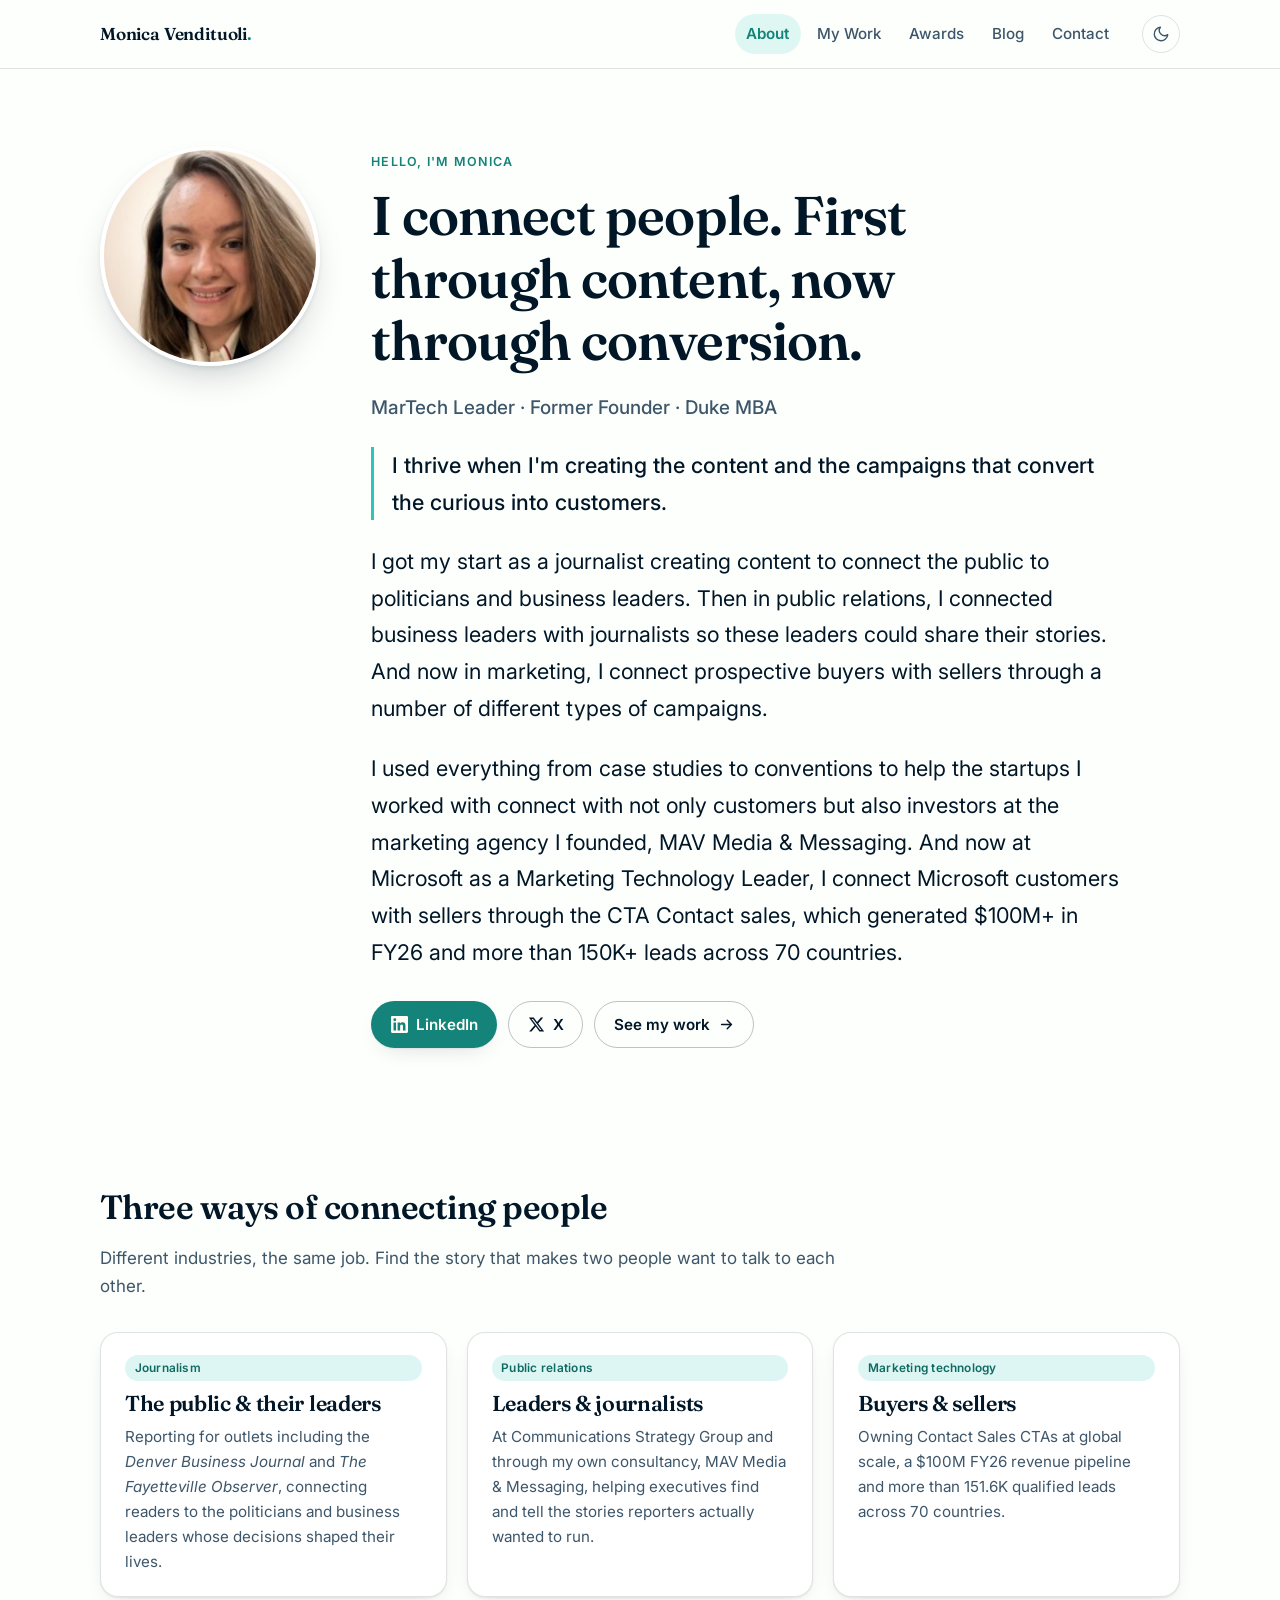
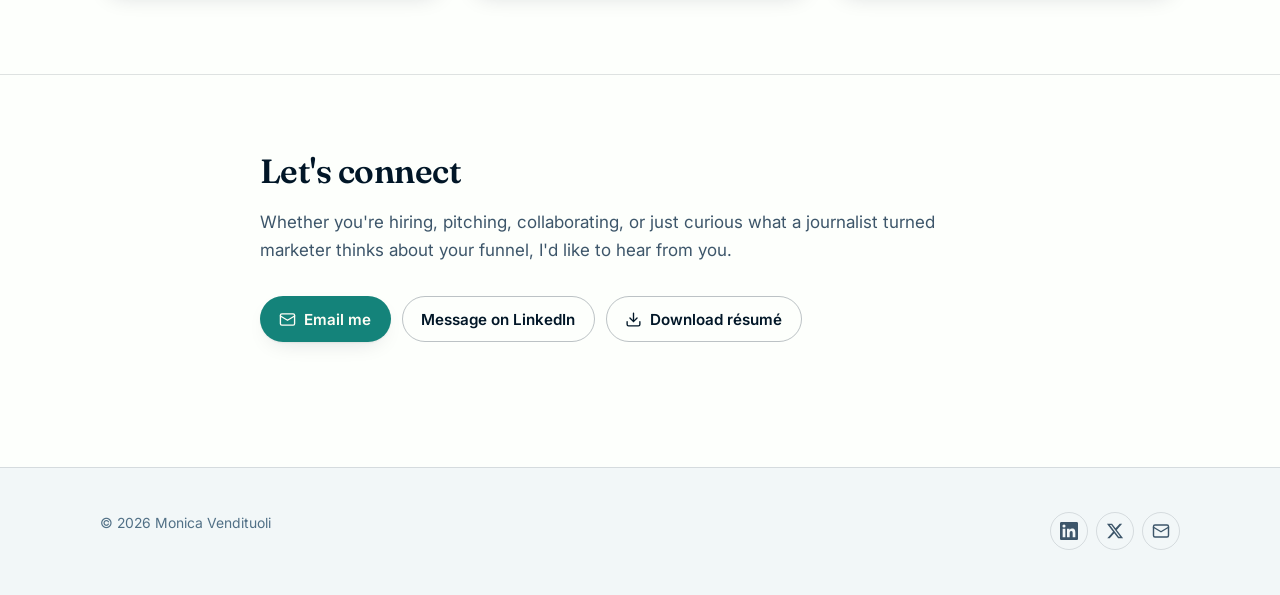
<file: index.html>
<!DOCTYPE html>

<html lang="en" prefix="og: https://ogp.me/ns#">
<head>
<meta charset="utf-8"/>
<meta content="width=device-width, initial-scale=1" name="viewport"/>
<title>Monica Vendituoli, Marketing Technology Leader</title>
<meta content="Monica Vendituoli is a marketing technology leader who builds the content and campaigns that convert the curious into customers. Journalist, then PR, now GTM." name="description"/>
<link href="https://www.monicavendituoli.com/" rel="canonical"/>
<!-- Open Graph / social -->
<meta content="profile" property="og:type"/>
<meta content="Monica Vendituoli" property="og:site_name"/>
<meta content="Monica Vendituoli, Marketing Technology Leader" property="og:title"/>
<meta content="I build the content and the campaigns that convert the curious into customers. The same work as a journalist, in public relations, and now in marketing technology." property="og:description"/>
<meta content="https://www.monicavendituoli.com/" property="og:url"/>
<meta content="https://www.monicavendituoli.com/assets/img/monica.jpg" property="og:image"/>
<meta content="summary" name="twitter:card"/>
<link href="/assets/img/favicon.svg" rel="icon" type="image/svg+xml"/>
<link href="https://fonts.googleapis.com" rel="preconnect"/>
<link crossorigin="" href="https://fonts.gstatic.com" rel="preconnect"/>
<link href="https://fonts.googleapis.com/css2?family=Fraunces:opsz,wght@9..144,400;9..144,600;9..144,700&amp;family=Inter:wght@400;500;600&amp;display=swap" rel="stylesheet"/>
<link href="/assets/css/style.css?v=3" rel="stylesheet"/>
<style>
  .bio__lead {
    font-size: clamp(1.08rem, 1rem + .5vw, 1.28rem);
    font-weight: 500;
    color: var(--text);
    border-left: 3px solid var(--teal);
    padding-left: 1.1rem;
    margin-bottom: 1.4rem;
  }
</style>
<script>
  /* Set theme before first paint to avoid a flash. */
  (function () {
    try {
      var t = localStorage.getItem('mv-theme');
      if (t === 'dark' || t === 'light') document.documentElement.setAttribute('data-theme', t);
    } catch (e) {}
  })();
</script>
<script type="application/ld+json">
{
  "@context": "https://schema.org",
  "@type": "Person",
  "name": "Monica Vendituoli",
  "url": "https://www.monicavendituoli.com/",
  "image": "https://www.monicavendituoli.com/assets/img/monica.jpg",
  "jobTitle": "Marketing Technology Leader",
  "alumniOf": [
    { "@type": "CollegeOrUniversity", "name": "Duke University, Fuqua School of Business" },
    { "@type": "CollegeOrUniversity", "name": "Wheaton College" }
  ],
  "sameAs": [
    "https://www.linkedin.com/in/monicavendituoli/",
    "https://x.com/mvendituoli"
  ]
}
</script>
</head>
<body>
<a class="skip-link" href="#main">Skip to content</a>
<header class="site-header">
<div class="wrap">
<nav aria-label="Primary" class="nav">
<a class="nav__brand" href="/">Monica Vendituoli<span class="dot">.</span></a>
<button aria-controls="nav-links" aria-expanded="false" aria-label="Toggle menu" class="nav__toggle" type="button">
<svg aria-hidden="true" fill="none" stroke="currentColor" stroke-linecap="round" stroke-width="2" viewbox="0 0 24 24"><path d="M3 6h18M3 12h18M3 18h18"></path></svg>
</button>
<button aria-label="Switch to dark mode" aria-pressed="false" class="theme-toggle" type="button">
<svg aria-hidden="true" class="icon-moon" fill="none" stroke="currentColor" stroke-linecap="round" stroke-linejoin="round" stroke-width="1.8" viewbox="0 0 24 24"><path d="M21 12.79A9 9 0 1 1 11.21 3 7 7 0 0 0 21 12.79z"></path></svg>
<svg aria-hidden="true" class="icon-sun" fill="none" stroke="currentColor" stroke-linecap="round" stroke-linejoin="round" stroke-width="1.8" viewbox="0 0 24 24"><circle cx="12" cy="12" r="4"></circle><path d="M12 2v2M12 20v2M4.9 4.9l1.4 1.4M17.7 17.7l1.4 1.4M2 12h2M20 12h2M4.9 19.1l1.4-1.4M17.7 6.3l1.4-1.4"></path></svg>
</button>
<ul class="nav__links" id="nav-links">
<li><a aria-current="page" href="/">About</a></li>
<li><a href="/work/">My Work</a></li>
<li><a href="/awards/">Awards</a></li><li><a href="/blog/">Blog</a></li>
<li><a href="#contact">Contact</a></li>
</ul>
</nav>
</div>
</header>
<main id="main">
<section class="hero">
<div class="wrap">
<div class="hero__grid">
<img alt="Portrait of Monica Vendituoli" class="hero__photo" height="220" src="/assets/img/monica.jpg" width="220"/>
<div>
<span class="eyebrow">Hello, I'm Monica</span>
<h1>I connect people. First through content, now through conversion.</h1>
<p class="hero__role">MarTech Leader · Former Founder · Duke MBA</p>
<div class="bio">
<p class="bio__lead">I thrive when I'm creating the content and the campaigns that convert the curious into customers.</p>
<p>I got my start as a journalist creating content to connect the public to politicians and business leaders. Then in public relations, I connected business leaders with journalists so these leaders could share their stories. And now in marketing, I connect prospective buyers with sellers through a number of different types of campaigns.</p>
<p>I used everything from case studies to conventions to help the startups I worked with connect with not only customers but also investors at the marketing agency I founded, MAV Media &amp; Messaging. And now at Microsoft as a Marketing Technology Leader, I connect Microsoft customers with sellers through the CTA Contact sales, which generated $100M+ in FY26 and more than 150K+ leads across 70 countries.</p>
</div>
<div class="btn-row">
<a class="btn btn--primary" href="https://www.linkedin.com/in/monicavendituoli/" rel="noopener me" target="_blank">
<svg aria-hidden="true" fill="currentColor" viewbox="0 0 24 24"><path d="M20.45 20.45h-3.56v-5.57c0-1.33-.02-3.04-1.85-3.04-1.85 0-2.14 1.45-2.14 2.94v5.67H9.34V9h3.42v1.56h.05a3.75 3.75 0 0 1 3.37-1.85c3.6 0 4.27 2.37 4.27 5.46zM5.34 7.43a2.07 2.07 0 1 1 0-4.14 2.07 2.07 0 0 1 0 4.14zM7.12 20.45H3.55V9h3.57zM22.22 0H1.77C.79 0 0 .77 0 1.72v20.56C0 23.23.79 24 1.77 24h20.45c.98 0 1.78-.77 1.78-1.72V1.72C24 .77 23.2 0 22.22 0z"></path></svg>
              LinkedIn
            </a>
<a class="btn btn--ghost" href="https://x.com/mvendituoli" rel="noopener me" target="_blank">
<svg aria-hidden="true" fill="currentColor" viewbox="0 0 24 24"><path d="M18.24 2.25h3.31l-7.23 8.26 8.5 11.24h-6.65l-5.22-6.82-5.96 6.82H1.68l7.73-8.84L1.25 2.25h6.82l4.71 6.23zm-1.16 17.52h1.83L7.08 4.13H5.11z"></path></svg>
              X
            </a>
<a class="btn btn--ghost" href="/work/">
              See my work
              <svg aria-hidden="true" fill="none" stroke="currentColor" stroke-linecap="round" stroke-linejoin="round" stroke-width="2" viewbox="0 0 24 24"><path d="M5 12h14M13 6l6 6-6 6"></path></svg>
</a>
</div>
</div>
</div>
</div>
</section>
<section aria-labelledby="arc-head" class="section">
<div class="wrap">
<div class="section__head">
<h2 id="arc-head">Three ways of connecting people</h2>
<p>Different industries, the same job. Find the story that makes two people want to talk to each other.</p>
</div>
<div class="grid">
<article class="card">
<span class="tag">Journalism</span>
<h3 style="margin-top:.7rem">The public &amp; their leaders</h3>
<p>Reporting for outlets including the <em>Denver Business Journal</em> and <em>The Fayetteville Observer</em>, connecting readers to the politicians and business leaders whose decisions shaped their lives.</p>
</article>
<article class="card">
<span class="tag">Public relations</span>
<h3 style="margin-top:.7rem">Leaders &amp; journalists</h3>
<p>At Communications Strategy Group and through my own consultancy, MAV Media &amp; Messaging, helping executives find and tell the stories reporters actually wanted to run.</p>
</article>
<article class="card">
<span class="tag">Marketing technology</span>
<h3 style="margin-top:.7rem">Buyers &amp; sellers</h3>
<p>Owning Contact Sales CTAs at global scale, a $100M FY26 revenue pipeline and more than 151.6K qualified leads across 70 countries.</p>
</article>
</div>
</div>
</section>
<section aria-labelledby="contact-head" class="section anchor-offset" id="contact">
<div class="wrap wrap--narrow">
<div class="section__head">
<h2 id="contact-head">Let's connect</h2>
<p>Whether you're hiring, pitching, collaborating, or just curious what a journalist turned marketer thinks about your funnel, I'd like to hear from you.</p>
</div>
<div class="btn-row" style="margin-top:0">
<a class="btn btn--primary" href="mailto:monica.a.vendituoli@gmail.com">
<svg aria-hidden="true" fill="none" stroke="currentColor" stroke-linecap="round" stroke-linejoin="round" stroke-width="1.9" viewbox="0 0 24 24"><rect height="16" rx="2" width="20" x="2" y="4"></rect><path d="m2 7 10 6 10-6"></path></svg>
          Email me
        </a>
<a class="btn btn--ghost" href="https://www.linkedin.com/in/monicavendituoli/" rel="noopener me" target="_blank">Message on LinkedIn</a>
<a class="btn btn--ghost" href="/assets/files/monica-vendituoli-resume.pdf?v=2" download>
<svg aria-hidden="true" fill="none" stroke="currentColor" stroke-linecap="round" stroke-linejoin="round" stroke-width="1.9" viewbox="0 0 24 24"><path d="M21 15v4a2 2 0 0 1-2 2H5a2 2 0 0 1-2-2v-4M7 10l5 5 5-5M12 15V3"></path></svg>
          Download résumé
        </a>
</div>
</div>
</section>
</main>
<footer class="site-footer">
<div class="wrap footer__inner">
<p class="footer__meta">© <span data-year="">2026</span> Monica Vendituoli</p>
<div class="footer__social">
<a aria-label="LinkedIn" href="https://www.linkedin.com/in/monicavendituoli/" rel="noopener me" target="_blank">
<svg aria-hidden="true" fill="currentColor" viewbox="0 0 24 24"><path d="M20.45 20.45h-3.56v-5.57c0-1.33-.02-3.04-1.85-3.04-1.85 0-2.14 1.45-2.14 2.94v5.67H9.34V9h3.42v1.56h.05a3.75 3.75 0 0 1 3.37-1.85c3.6 0 4.27 2.37 4.27 5.46zM5.34 7.43a2.07 2.07 0 1 1 0-4.14 2.07 2.07 0 0 1 0 4.14zM7.12 20.45H3.55V9h3.57zM22.22 0H1.77C.79 0 0 .77 0 1.72v20.56C0 23.23.79 24 1.77 24h20.45c.98 0 1.78-.77 1.78-1.72V1.72C24 .77 23.2 0 22.22 0z"></path></svg>
</a>
<a aria-label="X" href="https://x.com/mvendituoli" rel="noopener me" target="_blank">
<svg aria-hidden="true" fill="currentColor" viewbox="0 0 24 24"><path d="M18.24 2.25h3.31l-7.23 8.26 8.5 11.24h-6.65l-5.22-6.82-5.96 6.82H1.68l7.73-8.84L1.25 2.25h6.82l4.71 6.23zm-1.16 17.52h1.83L7.08 4.13H5.11z"></path></svg>
</a>
<a aria-label="Email" href="mailto:monica.a.vendituoli@gmail.com">
<svg aria-hidden="true" fill="none" stroke="currentColor" stroke-linecap="round" stroke-linejoin="round" stroke-width="1.9" viewbox="0 0 24 24"><rect height="16" rx="2" width="20" x="2" y="4"></rect><path d="m2 7 10 6 10-6"></path></svg>
</a>
</div>
</div>
</footer>
<script defer="" src="/assets/js/main.js?v=2"></script>
</body>
</html>
</file>
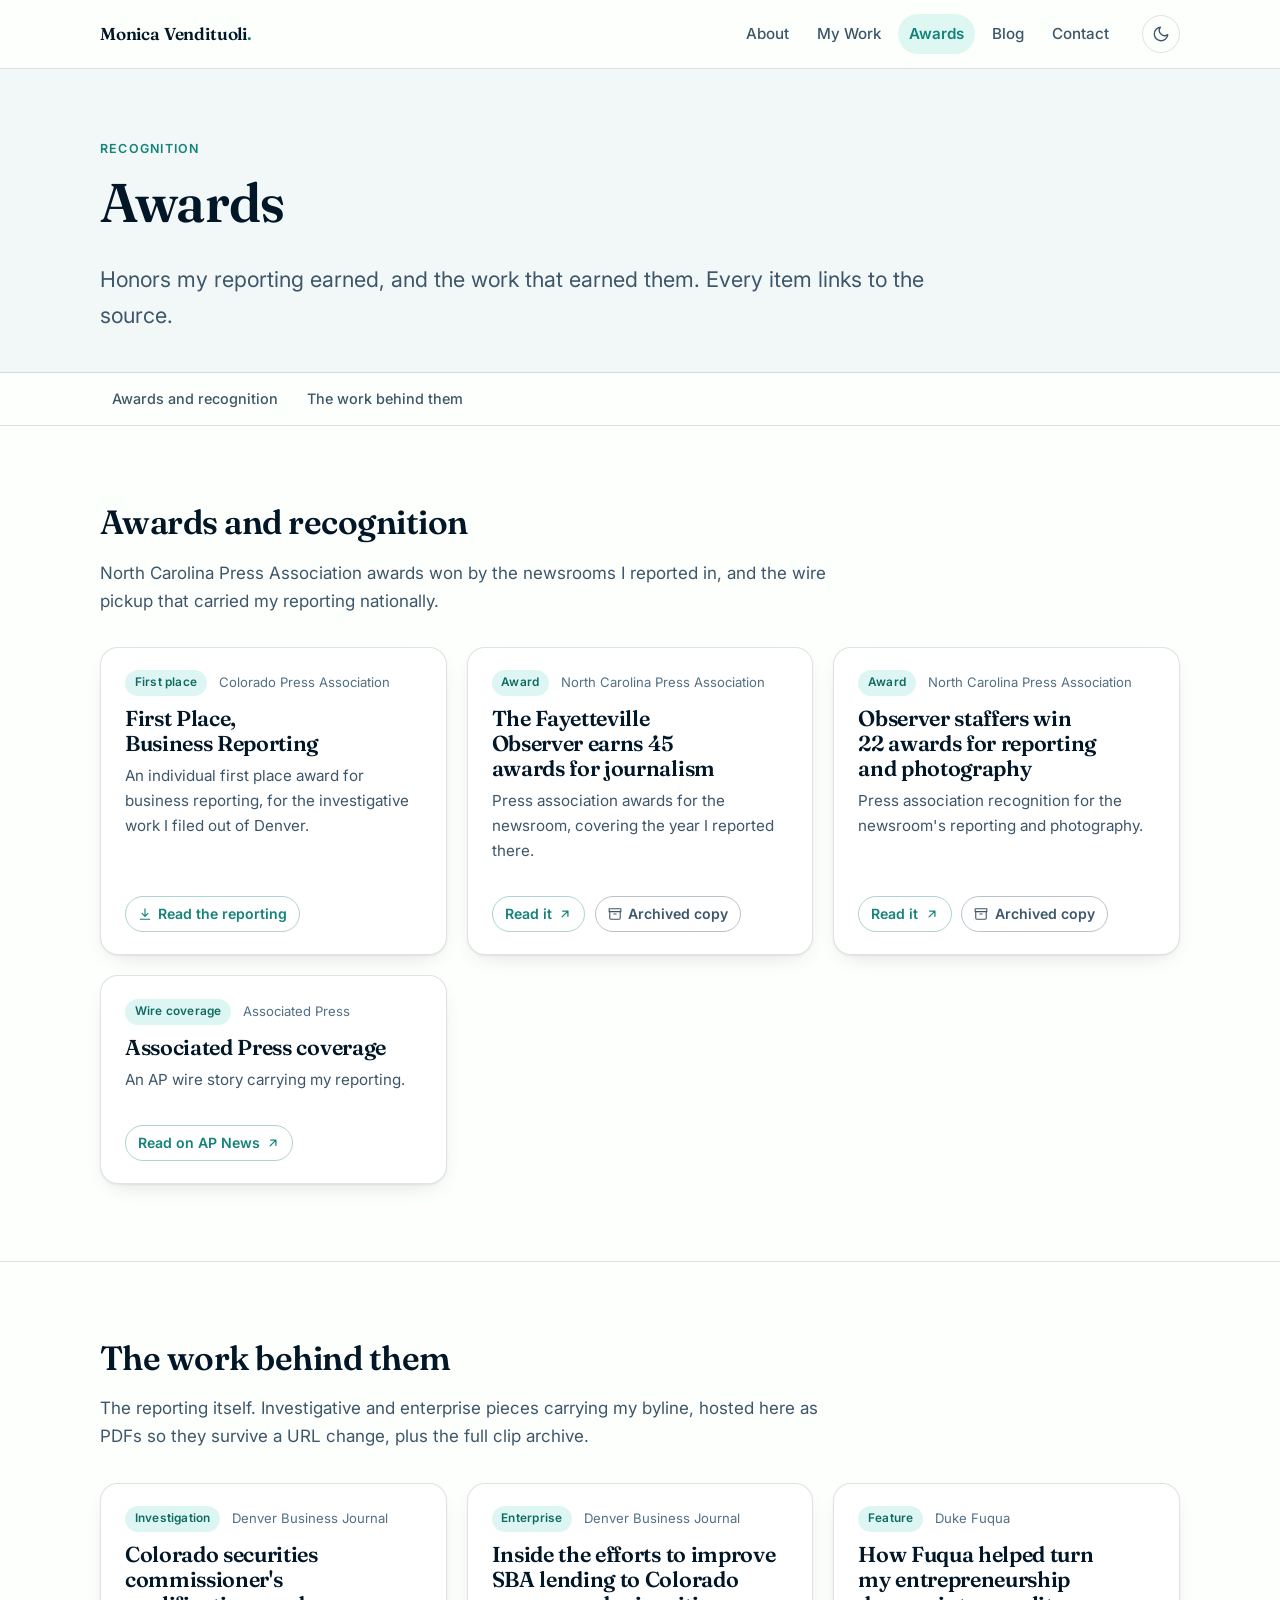
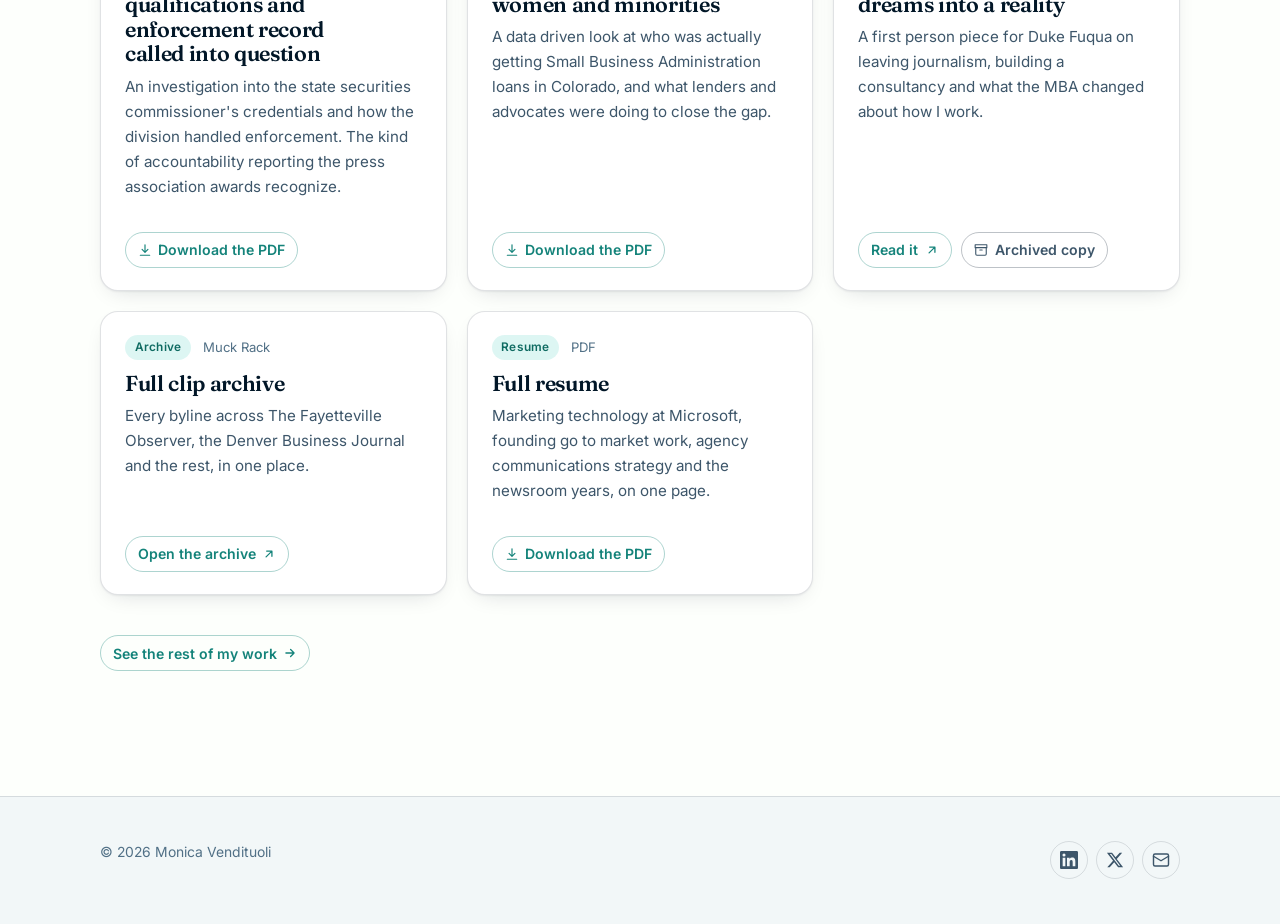
<file: awards/index.html>
<!DOCTYPE html>
<html lang="en">
<head>
<meta charset="utf-8">
<meta name="viewport" content="width=device-width, initial-scale=1">
<title>Awards, Monica Vendituoli</title>
<meta name="description" content="Awards and recognition for Monica Vendituoli's reporting, including North Carolina Press Association honors, Associated Press wire pickup, and the work behind them.">
<link rel="canonical" href="https://www.monicavendituoli.com/awards/">

<meta property="og:type" content="website">
<meta property="og:site_name" content="Monica Vendituoli">
<meta property="og:title" content="Awards, Monica Vendituoli">
<meta property="og:description" content="Awards and recognition for Monica Vendituoli's reporting, and the work behind them.">
<meta property="og:url" content="https://www.monicavendituoli.com/awards/">
<meta property="og:image" content="https://www.monicavendituoli.com/assets/img/monica.jpg">
<meta name="twitter:card" content="summary">

<link rel="icon" href="/assets/img/favicon.svg" type="image/svg+xml">
<link rel="preconnect" href="https://fonts.googleapis.com">
<link rel="preconnect" href="https://fonts.gstatic.com" crossorigin>
<link rel="stylesheet" href="https://fonts.googleapis.com/css2?family=Fraunces:opsz,wght@9..144,400;9..144,600;9..144,700&family=Inter:wght@400;500;600&display=swap">
<link rel="stylesheet" href="/assets/css/style.css?v=3">
<script>(function(){try{var t=localStorage.getItem('mv-theme');if(t==='dark'||t==='light')document.documentElement.setAttribute('data-theme',t);}catch(e){}})();</script>
</head>
<body>
<a class="skip-link" href="#main">Skip to content</a>

<header class="site-header">
  <div class="wrap">
    <nav class="nav" aria-label="Primary">
      <a class="nav__brand" href="/">Monica Vendituoli<span class="dot">.</span></a>
      <button class="nav__toggle" type="button" aria-expanded="false" aria-controls="nav-links" aria-label="Toggle menu">
        <svg viewBox="0 0 24 24" fill="none" stroke="currentColor" stroke-width="2" stroke-linecap="round" aria-hidden="true"><path d="M3 6h18M3 12h18M3 18h18"/></svg>
      </button>
      <button class="theme-toggle" type="button" aria-label="Switch to dark mode" aria-pressed="false">
        <svg class="icon-moon" viewBox="0 0 24 24" fill="none" stroke="currentColor" stroke-width="1.8" stroke-linecap="round" stroke-linejoin="round" aria-hidden="true"><path d="M21 12.79A9 9 0 1 1 11.21 3 7 7 0 0 0 21 12.79z"/></svg>
        <svg class="icon-sun" viewBox="0 0 24 24" fill="none" stroke="currentColor" stroke-width="1.8" stroke-linecap="round" stroke-linejoin="round" aria-hidden="true"><circle cx="12" cy="12" r="4"/><path d="M12 2v2M12 20v2M4.9 4.9l1.4 1.4M17.7 17.7l1.4 1.4M2 12h2M20 12h2M4.9 19.1l1.4-1.4M17.7 6.3l1.4-1.4"/></svg>
      </button>
      <ul class="nav__links" id="nav-links">
        <li><a href="/">About</a></li>
        <li><a href="/work/">My Work</a></li>
        <li><a href="/awards/" aria-current="page">Awards</a></li>
        <li><a href="/blog/">Blog</a></li>
        <li><a href="/#contact">Contact</a></li>
      </ul>
    </nav>
  </div>
</header>

<main id="main">
  <div class="page-head">
    <div class="wrap">
      <span class="eyebrow">Recognition</span>
      <h1>Awards</h1>
      <p>Honors my reporting earned, and the work that earned them. Every item links to the source.</p>
    </div>
  </div>

  <nav class="subnav" aria-label="Awards sections">
    <div class="wrap">
      <ul>
        <li><a href="#honors">Awards and recognition</a></li>
        <li><a href="#behind">The work behind them</a></li>
      </ul>
    </div>
  </nav>

  <section class="section anchor-offset" id="honors" aria-labelledby="honors-head">
    <div class="wrap">
      <div class="section__head">
        <h2 id="honors-head">Awards and recognition</h2>
        <p>North Carolina Press Association awards won by the newsrooms I reported in, and the wire pickup that carried my reporting nationally.</p>
      </div>
      <div class="grid">
        <article class="card">
          <div class="card__meta"><span class="tag">First place</span><span>Colorado Press Association</span></div>
          <h3>First Place, Business Reporting</h3>
          <p>An individual first place award for business reporting, for the investigative work I filed out of Denver.</p>
          <div class="card__foot">
            <a class="chip-link" href="/assets/files/journalism-colorado-securities-commissioner.pdf?v=2" target="_blank" rel="noopener"><svg viewBox="0 0 24 24" fill="none" stroke="currentColor" stroke-width="2" stroke-linecap="round" stroke-linejoin="round" aria-hidden="true"><path d="M12 3v12M7 11l5 5 5-5M4 21h16"/></svg>Read the reporting</a>
          </div>
        </article>
        <article class="card">
          <div class="card__meta"><span class="tag">Award</span><span>North Carolina Press Association</span></div>
          <h3>The Fayetteville Observer earns 45 awards for journalism</h3>
          <p>Press association awards for the newsroom, covering the year I reported there.</p>
          <div class="card__foot">
            <a class="chip-link" href="https://www.fayobserver.com/story/news/2019/03/22/observer-earns-45-awards-for-journalism/5650749007/" target="_blank" rel="noopener">Read it<svg viewBox="0 0 24 24" fill="none" stroke="currentColor" stroke-width="2.2" stroke-linecap="round" stroke-linejoin="round" aria-hidden="true"><path d="M7 17 17 7M8 7h9v9"/></svg></a>
            <a class="chip-link chip-link--muted" href="https://web.archive.org/web/20220817011901/https://www.fayobserver.com/story/news/2019/03/22/observer-earns-45-awards-for-journalism/5650749007/" target="_blank" rel="noopener"><svg viewBox="0 0 24 24" fill="none" stroke="currentColor" stroke-width="1.9" stroke-linecap="round" stroke-linejoin="round" aria-hidden="true"><path d="M21 8v11a2 2 0 0 1-2 2H5a2 2 0 0 1-2-2V8M2 3h20v5H2zM10 12h4"/></svg>Archived copy</a>
          </div>
        </article>
          <article class="card">
          <div class="card__meta"><span class="tag">Award</span><span>North Carolina Press Association</span></div>
          <h3>Observer staffers win 22 awards for reporting and photography</h3>
          <p>Press association recognition for the newsroom's reporting and photography.</p>
          <div class="card__foot">
            <a class="chip-link" href="https://www.fayobserver.com/story/news/2017/03/10/fayetteville-observer-staffers-win-22-awards-for-reporting-and-photography/21984492007/" target="_blank" rel="noopener">Read it<svg viewBox="0 0 24 24" fill="none" stroke="currentColor" stroke-width="2.2" stroke-linecap="round" stroke-linejoin="round" aria-hidden="true"><path d="M7 17 17 7M8 7h9v9"/></svg></a>
            <a class="chip-link chip-link--muted" href="https://web.archive.org/web/20220928231931/https://www.fayobserver.com/story/news/2017/03/10/fayetteville-observer-staffers-win-22-awards-for-reporting-and-photography/21984492007/" target="_blank" rel="noopener"><svg viewBox="0 0 24 24" fill="none" stroke="currentColor" stroke-width="1.9" stroke-linecap="round" stroke-linejoin="round" aria-hidden="true"><path d="M21 8v11a2 2 0 0 1-2 2H5a2 2 0 0 1-2-2V8M2 3h20v5H2zM10 12h4"/></svg>Archived copy</a>
          </div>
        </article>
          <article class="card">
          <div class="card__meta"><span class="tag">Wire coverage</span><span>Associated Press</span></div>
          <h3>Associated Press coverage</h3>
          <p>An AP wire story carrying my reporting.</p>
          <div class="card__foot">
            <a class="chip-link" href="https://apnews.com/general-news-92e2d8ce42274e5898514473f7bfad57" target="_blank" rel="noopener">Read on AP News<svg viewBox="0 0 24 24" fill="none" stroke="currentColor" stroke-width="2.2" stroke-linecap="round" stroke-linejoin="round" aria-hidden="true"><path d="M7 17 17 7M8 7h9v9"/></svg></a>
          </div>
        </article>
      </div>
    </div>
  </section>

  <section class="section anchor-offset" id="behind" aria-labelledby="behind-head">
    <div class="wrap">
      <div class="section__head">
        <h2 id="behind-head">The work behind them</h2>
        <p>The reporting itself. Investigative and enterprise pieces carrying my byline, hosted here as PDFs so they survive a URL change, plus the full clip archive.</p>
      </div>
      <div class="grid">

        <article class="card">
          <div class="card__meta"><span class="tag">Investigation</span><span>Denver Business Journal</span></div>
          <h3>Colorado securities commissioner's qualifications and enforcement record called into question</h3>
          <p>An investigation into the state securities commissioner's credentials and how the division handled enforcement. The kind of accountability reporting the press association awards recognize.</p>
          <div class="card__foot">
            <a class="chip-link" href="/assets/files/journalism-colorado-securities-commissioner.pdf?v=2" target="_blank" rel="noopener"><svg viewBox="0 0 24 24" fill="none" stroke="currentColor" stroke-width="2" stroke-linecap="round" stroke-linejoin="round" aria-hidden="true"><path d="M12 3v12M7 11l5 5 5-5M4 21h16"/></svg>Download the PDF</a>
          </div>
        </article>

        <article class="card">
          <div class="card__meta"><span class="tag">Enterprise</span><span>Denver Business Journal</span></div>
          <h3>Inside the efforts to improve SBA lending to Colorado women and minorities</h3>
          <p>A data driven look at who was actually getting Small Business Administration loans in Colorado, and what lenders and advocates were doing to close the gap.</p>
          <div class="card__foot">
            <a class="chip-link" href="/assets/files/journalism-sba-lending-colorado.pdf?v=2" target="_blank" rel="noopener"><svg viewBox="0 0 24 24" fill="none" stroke="currentColor" stroke-width="2" stroke-linecap="round" stroke-linejoin="round" aria-hidden="true"><path d="M12 3v12M7 11l5 5 5-5M4 21h16"/></svg>Download the PDF</a>
          </div>
        </article>

        <article class="card">
          <div class="card__meta"><span class="tag">Feature</span><span>Duke Fuqua</span></div>
          <h3>How Fuqua helped turn my entrepreneurship dreams into a reality</h3>
          <p>A first person piece for Duke Fuqua on leaving journalism, building a consultancy and what the MBA changed about how I work.</p>
          <div class="card__foot">
            <a class="chip-link" href="https://blogs.fuqua.duke.edu/duke-mba/2023/02/21/monica-vendituoli/how-fuqua-helped-turn-my-entrepreneurship-dreams-into-a-reality" target="_blank" rel="noopener">Read it<svg viewBox="0 0 24 24" fill="none" stroke="currentColor" stroke-width="2.2" stroke-linecap="round" stroke-linejoin="round" aria-hidden="true"><path d="M7 17 17 7M8 7h9v9"/></svg></a>
            <a class="chip-link chip-link--muted" href="https://web.archive.org/web/20260313174209/https://blogs.fuqua.duke.edu/duke-mba/2023/02/21/monica-vendituoli/how-fuqua-helped-turn-my-entrepreneurship-dreams-into-a-reality" target="_blank" rel="noopener"><svg viewBox="0 0 24 24" fill="none" stroke="currentColor" stroke-width="1.9" stroke-linecap="round" stroke-linejoin="round" aria-hidden="true"><path d="M21 8v11a2 2 0 0 1-2 2H5a2 2 0 0 1-2-2V8M2 3h20v5H2zM10 12h4"/></svg>Archived copy</a>
          </div>
        </article>

        <article class="card">
          <div class="card__meta"><span class="tag">Archive</span><span>Muck Rack</span></div>
          <h3>Full clip archive</h3>
          <p>Every byline across The Fayetteville Observer, the Denver Business Journal and the rest, in one place.</p>
          <div class="card__foot">
            <a class="chip-link" href="https://muckrack.com/mvendituoli/articles" target="_blank" rel="noopener">Open the archive<svg viewBox="0 0 24 24" fill="none" stroke="currentColor" stroke-width="2.2" stroke-linecap="round" stroke-linejoin="round" aria-hidden="true"><path d="M7 17 17 7M8 7h9v9"/></svg></a>
          </div>
        </article>


        <article class="card">
          <div class="card__meta"><span class="tag">Resume</span><span>PDF</span></div>
          <h3>Full resume</h3>
          <p>Marketing technology at Microsoft, founding go to market work, agency communications strategy and the newsroom years, on one page.</p>
          <div class="card__foot">
            <a class="chip-link" href="/assets/files/monica-vendituoli-resume.pdf?v=2" download><svg viewBox="0 0 24 24" fill="none" stroke="currentColor" stroke-width="2" stroke-linecap="round" stroke-linejoin="round" aria-hidden="true"><path d="M12 3v12M7 11l5 5 5-5M4 21h16"/></svg>Download the PDF</a>
          </div>
        </article>
      </div>
      <p style="margin-top:2.5rem">
        <a class="chip-link" href="/work/">See the rest of my work<svg viewBox="0 0 24 24" fill="none" stroke="currentColor" stroke-width="2.2" stroke-linecap="round" stroke-linejoin="round" aria-hidden="true"><path d="M5 12h14M13 6l6 6-6 6"/></svg></a>
      </p>
    </div>
  </section>
</main>

<footer class="site-footer">
  <div class="wrap footer__inner">
    <p class="footer__meta">&copy; <span data-year>2026</span> Monica Vendituoli</p>
    <div class="footer__social">
      <a href="https://www.linkedin.com/in/monicavendituoli/" target="_blank" rel="noopener me" aria-label="LinkedIn"><svg viewBox="0 0 24 24" fill="currentColor" aria-hidden="true"><path d="M20.45 20.45h-3.56v-5.57c0-1.33-.02-3.04-1.85-3.04-1.85 0-2.14 1.45-2.14 2.94v5.67H9.34V9h3.42v1.56h.05a3.75 3.75 0 0 1 3.37-1.85c3.6 0 4.27 2.37 4.27 5.46zM5.34 7.43a2.07 2.07 0 1 1 0-4.14 2.07 2.07 0 0 1 0 4.14zM7.12 20.45H3.55V9h3.57zM22.22 0H1.77C.79 0 0 .77 0 1.72v20.56C0 23.23.79 24 1.77 24h20.45c.98 0 1.78-.77 1.78-1.72V1.72C24 .77 23.2 0 22.22 0z"/></svg></a>
      <a href="https://x.com/mvendituoli" target="_blank" rel="noopener me" aria-label="X"><svg viewBox="0 0 24 24" fill="currentColor" aria-hidden="true"><path d="M18.24 2.25h3.31l-7.23 8.26 8.5 11.24h-6.65l-5.22-6.82-5.96 6.82H1.68l7.73-8.84L1.25 2.25h6.82l4.71 6.23zm-1.16 17.52h1.83L7.08 4.13H5.11z"/></svg></a>
      <a href="mailto:monica.a.vendituoli@gmail.com" aria-label="Email"><svg viewBox="0 0 24 24" fill="none" stroke="currentColor" stroke-width="1.9" stroke-linecap="round" stroke-linejoin="round" aria-hidden="true"><rect x="2" y="4" width="20" height="16" rx="2"/><path d="m2 7 10 6 10-6"/></svg></a>
    </div>
  </div>
</footer>

<script src="/assets/js/main.js?v=2" defer></script>
</body>
</html>
</file>
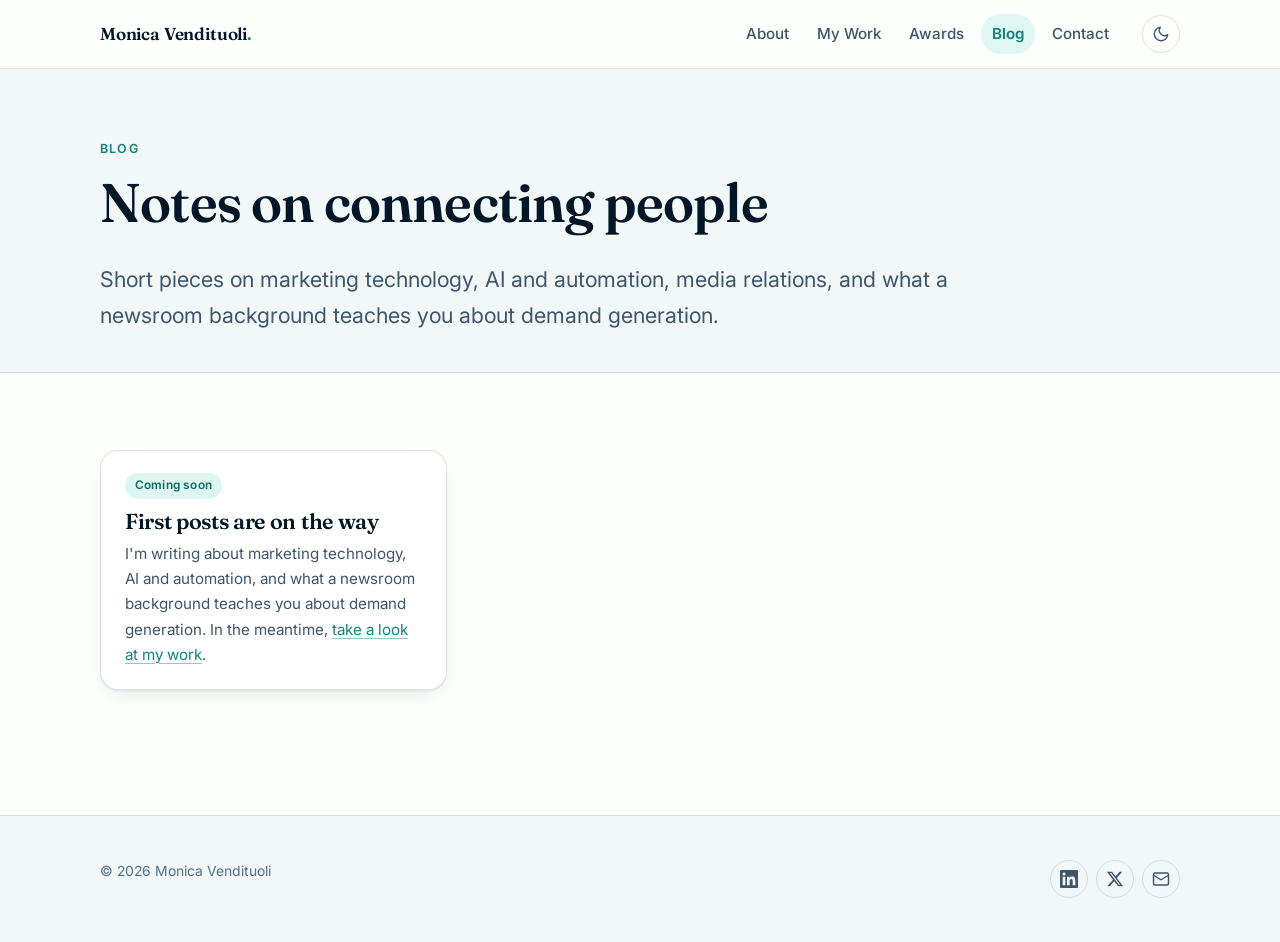
<file: blog/index.html>
<!DOCTYPE html>
<html lang="en">
<head>
<meta charset="utf-8">
<meta name="viewport" content="width=device-width, initial-scale=1">
<title>Blog, Monica Vendituoli</title>
<meta name="description" content="Essays and notes from Monica Vendituoli on marketing technology, AI and automation, media relations, and the craft of connecting people.">
<link rel="canonical" href="https://www.monicavendituoli.com/blog/">

<meta property="og:type" content="website">
<meta property="og:site_name" content="Monica Vendituoli">
<meta property="og:title" content="Blog, Monica Vendituoli">
<meta property="og:description" content="Essays and notes on marketing technology, AI and automation, media relations, and the craft of connecting people.">
<meta property="og:url" content="https://www.monicavendituoli.com/blog/">
<meta property="og:image" content="https://www.monicavendituoli.com/assets/img/monica.jpg">
<meta name="twitter:card" content="summary">

<link rel="icon" href="/assets/img/favicon.svg" type="image/svg+xml">
<link rel="preconnect" href="https://fonts.googleapis.com">
<link rel="preconnect" href="https://fonts.gstatic.com" crossorigin>
<link rel="stylesheet" href="https://fonts.googleapis.com/css2?family=Fraunces:opsz,wght@9..144,400;9..144,600;9..144,700&family=Inter:wght@400;500;600&display=swap">
<link rel="stylesheet" href="/assets/css/style.css?v=3">
<script>(function(){try{var t=localStorage.getItem('mv-theme');if(t==='dark'||t==='light')document.documentElement.setAttribute('data-theme',t);}catch(e){}})();</script>
</head>
<body>
<a class="skip-link" href="#main">Skip to content</a>

<header class="site-header">
  <div class="wrap">
    <nav class="nav" aria-label="Primary">
      <a class="nav__brand" href="/">Monica Vendituoli<span class="dot">.</span></a>
      <button class="nav__toggle" type="button" aria-expanded="false" aria-controls="nav-links" aria-label="Toggle menu">
        <svg viewBox="0 0 24 24" fill="none" stroke="currentColor" stroke-width="2" stroke-linecap="round" aria-hidden="true"><path d="M3 6h18M3 12h18M3 18h18"/></svg>
      </button>
      <button class="theme-toggle" type="button" aria-label="Switch to dark mode" aria-pressed="false">
        <svg class="icon-moon" viewBox="0 0 24 24" fill="none" stroke="currentColor" stroke-width="1.8" stroke-linecap="round" stroke-linejoin="round" aria-hidden="true"><path d="M21 12.79A9 9 0 1 1 11.21 3 7 7 0 0 0 21 12.79z"/></svg>
        <svg class="icon-sun" viewBox="0 0 24 24" fill="none" stroke="currentColor" stroke-width="1.8" stroke-linecap="round" stroke-linejoin="round" aria-hidden="true"><circle cx="12" cy="12" r="4"/><path d="M12 2v2M12 20v2M4.9 4.9l1.4 1.4M17.7 17.7l1.4 1.4M2 12h2M20 12h2M4.9 19.1l1.4-1.4M17.7 6.3l1.4-1.4"/></svg>
      </button>
      <ul class="nav__links" id="nav-links">
        <li><a href="/">About</a></li>
        <li><a href="/work/">My Work</a></li>
        <li><a href="/awards/">Awards</a></li><li><a href="/blog/" aria-current="page">Blog</a></li>
        <li><a href="/#contact">Contact</a></li>
      </ul>
    </nav>
  </div>
</header>

<main id="main">
  <div class="page-head">
    <div class="wrap">
      <span class="eyebrow">Blog</span>
      <h1>Notes on connecting people</h1>
      <p>Short pieces on marketing technology, AI and automation, media relations, and what a newsroom background teaches you about demand generation.</p>
    </div>
  </div>

  <section class="section">
    <div class="wrap">
      <!-- POST LIST, add a new <article class="card"> at the top for each new post.
           Copy /blog/_template.html into /blog/<your-slug>/index.html to start one. -->
      <div class="grid">

        <article class="card">
          <div class="card__meta"><span class="tag">Coming soon</span></div>
          <h3>First posts are on the way</h3>
          <p>I'm writing about marketing technology, AI and automation, and what a newsroom background teaches you about demand generation. In the meantime, <a href="/work/">take a look at my work</a>.</p>
        </article>

      </div>
    </div>
  </section>
</main>

<footer class="site-footer">
  <div class="wrap footer__inner">
    <p class="footer__meta">&copy; <span data-year>2026</span> Monica Vendituoli</p>
    <div class="footer__social">
      <a href="https://www.linkedin.com/in/monicavendituoli/" target="_blank" rel="noopener me" aria-label="LinkedIn"><svg viewBox="0 0 24 24" fill="currentColor" aria-hidden="true"><path d="M20.45 20.45h-3.56v-5.57c0-1.33-.02-3.04-1.85-3.04-1.85 0-2.14 1.45-2.14 2.94v5.67H9.34V9h3.42v1.56h.05a3.75 3.75 0 0 1 3.37-1.85c3.6 0 4.27 2.37 4.27 5.46zM5.34 7.43a2.07 2.07 0 1 1 0-4.14 2.07 2.07 0 0 1 0 4.14zM7.12 20.45H3.55V9h3.57zM22.22 0H1.77C.79 0 0 .77 0 1.72v20.56C0 23.23.79 24 1.77 24h20.45c.98 0 1.78-.77 1.78-1.72V1.72C24 .77 23.2 0 22.22 0z"/></svg></a>
      <a href="https://x.com/mvendituoli" target="_blank" rel="noopener me" aria-label="X"><svg viewBox="0 0 24 24" fill="currentColor" aria-hidden="true"><path d="M18.24 2.25h3.31l-7.23 8.26 8.5 11.24h-6.65l-5.22-6.82-5.96 6.82H1.68l7.73-8.84L1.25 2.25h6.82l4.71 6.23zm-1.16 17.52h1.83L7.08 4.13H5.11z"/></svg></a>
      <a href="mailto:monica.a.vendituoli@gmail.com" aria-label="Email"><svg viewBox="0 0 24 24" fill="none" stroke="currentColor" stroke-width="1.9" stroke-linecap="round" stroke-linejoin="round" aria-hidden="true"><rect x="2" y="4" width="20" height="16" rx="2"/><path d="m2 7 10 6 10-6"/></svg></a>
    </div>
  </div>
</footer>

<script src="/assets/js/main.js?v=2" defer></script>
</body>
</html>
</file>
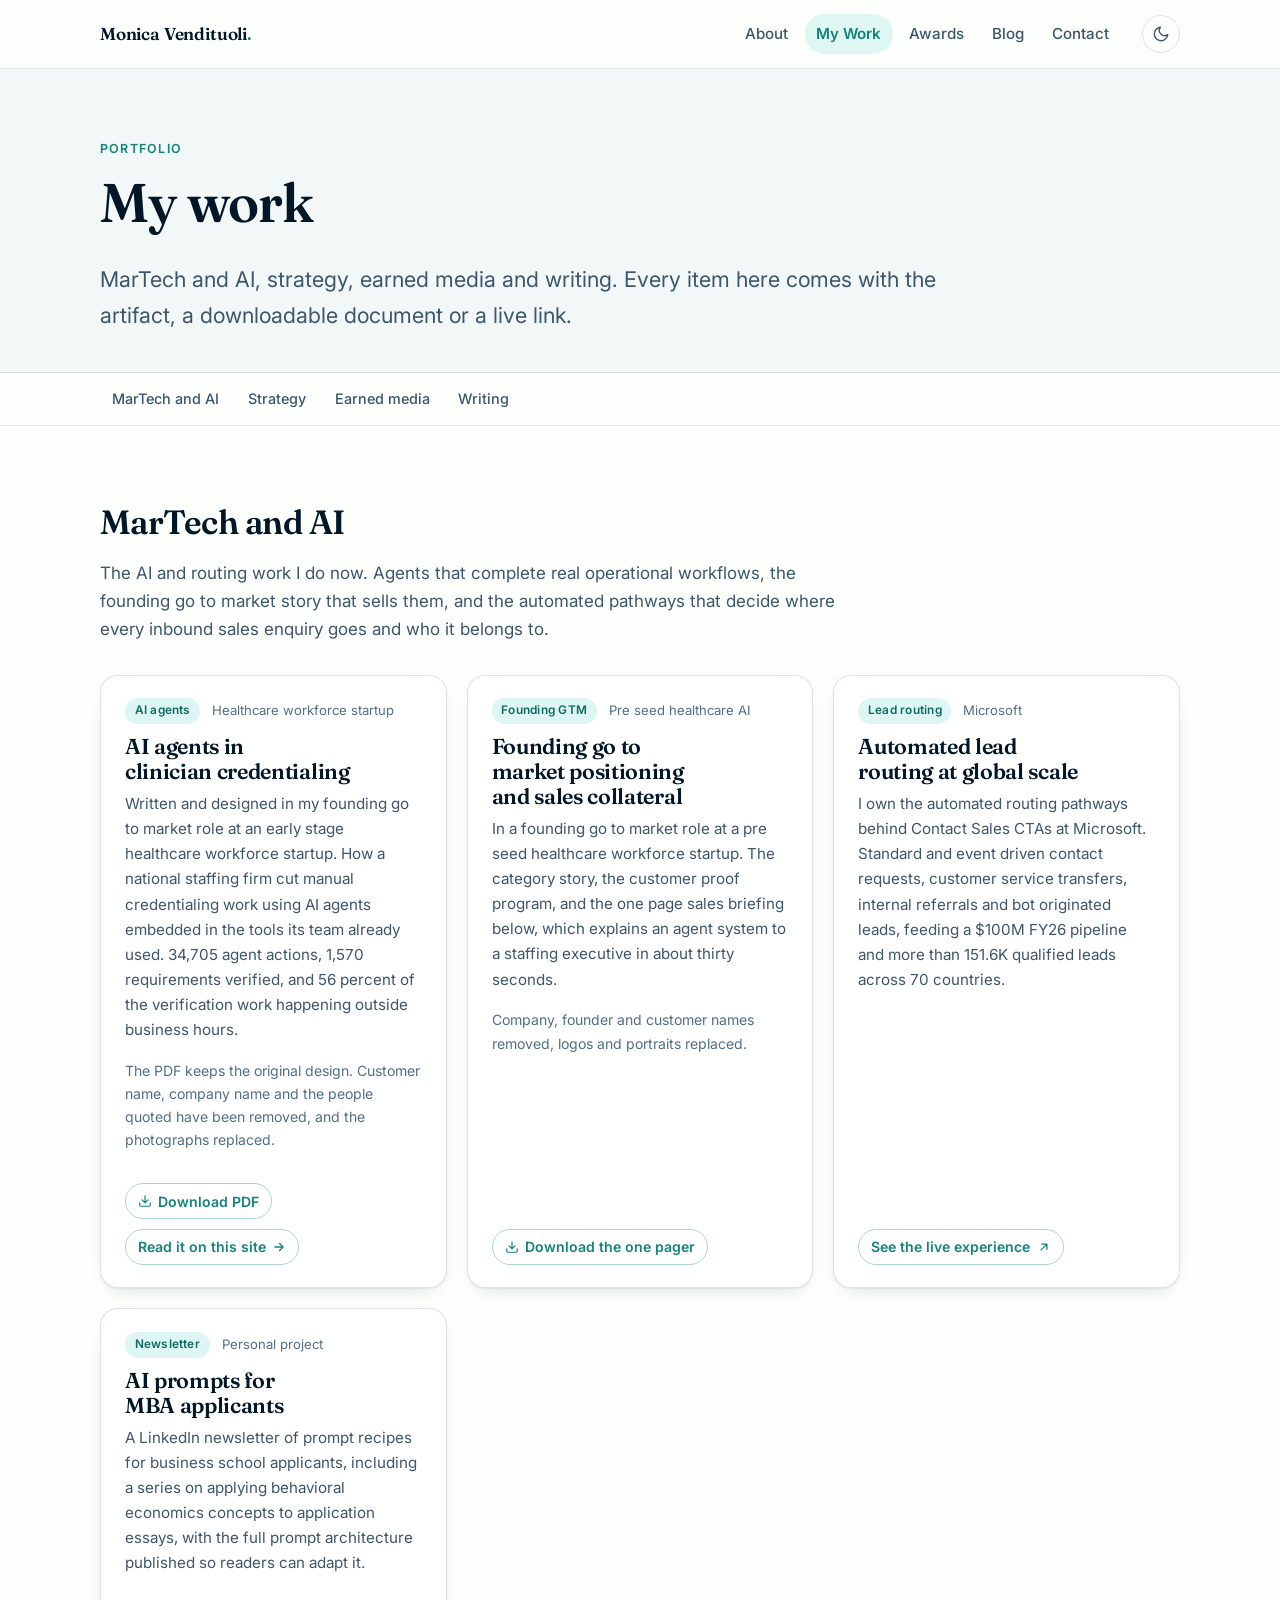
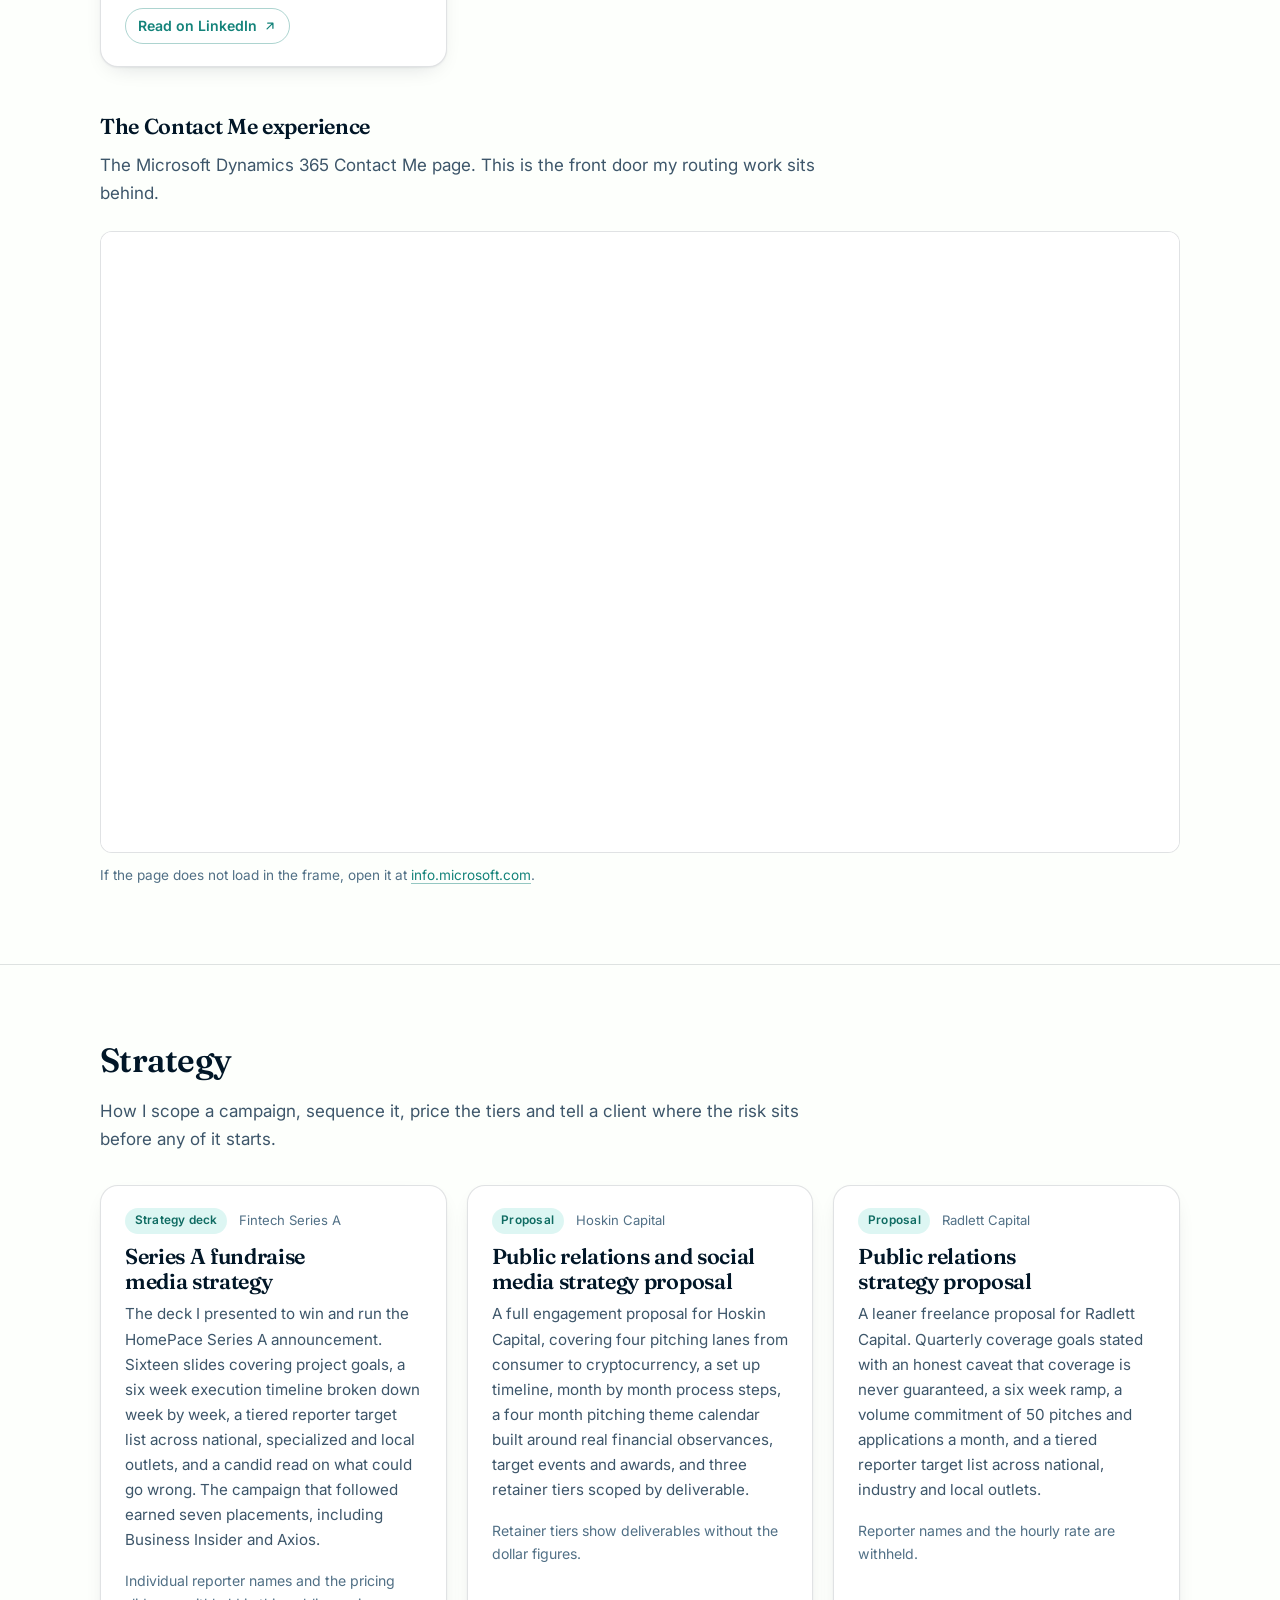
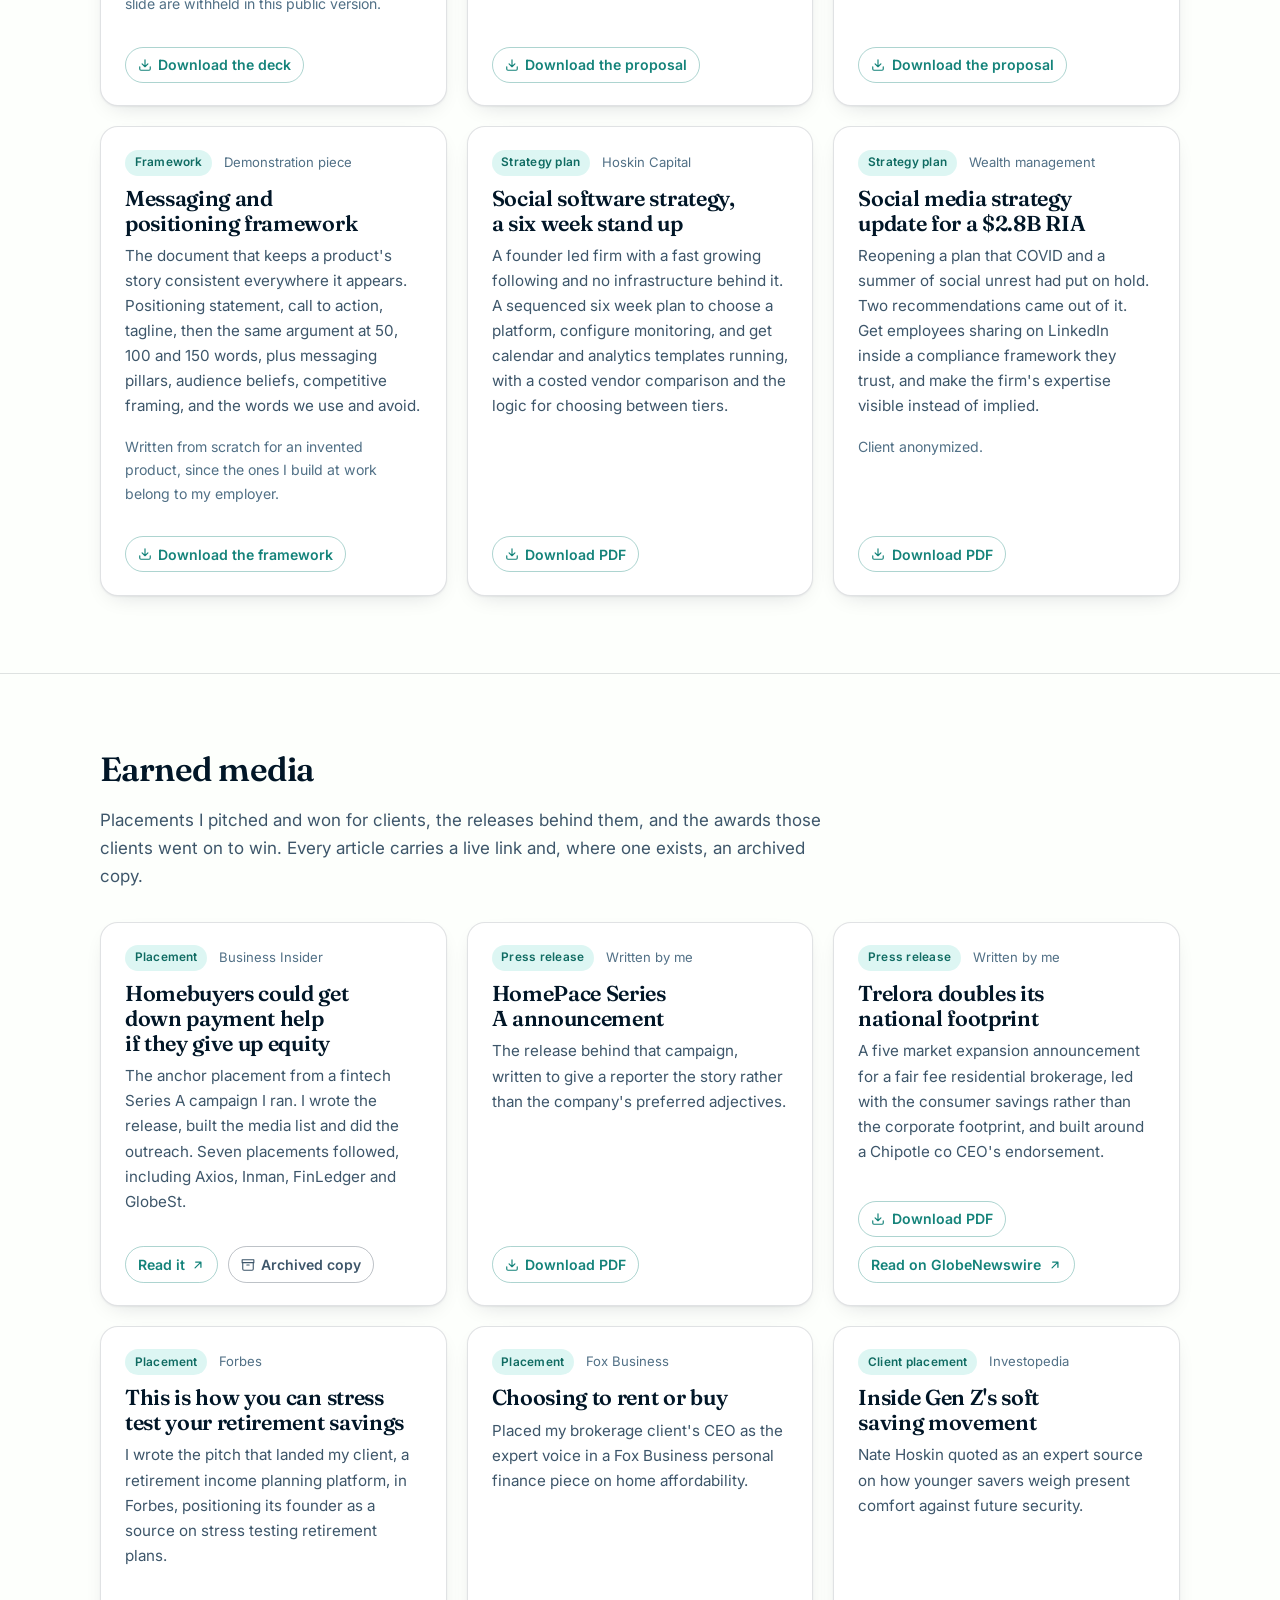
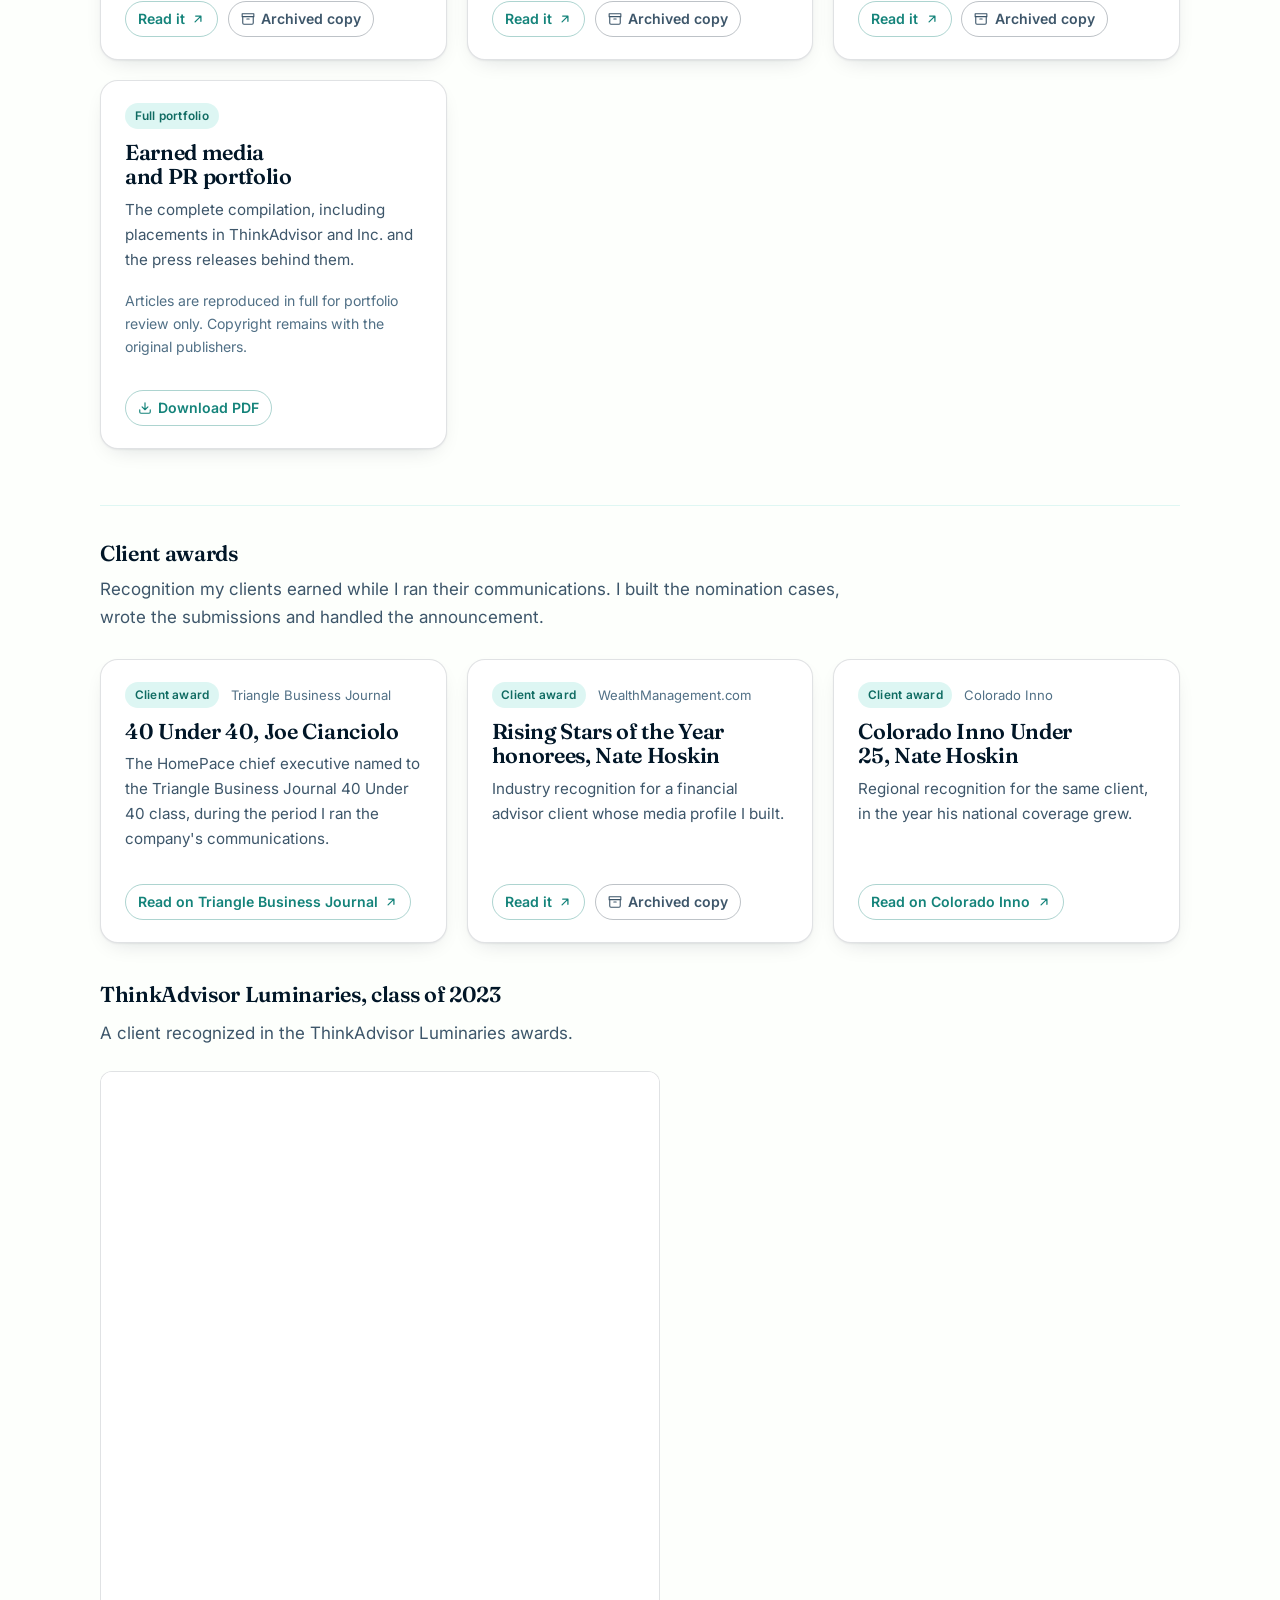
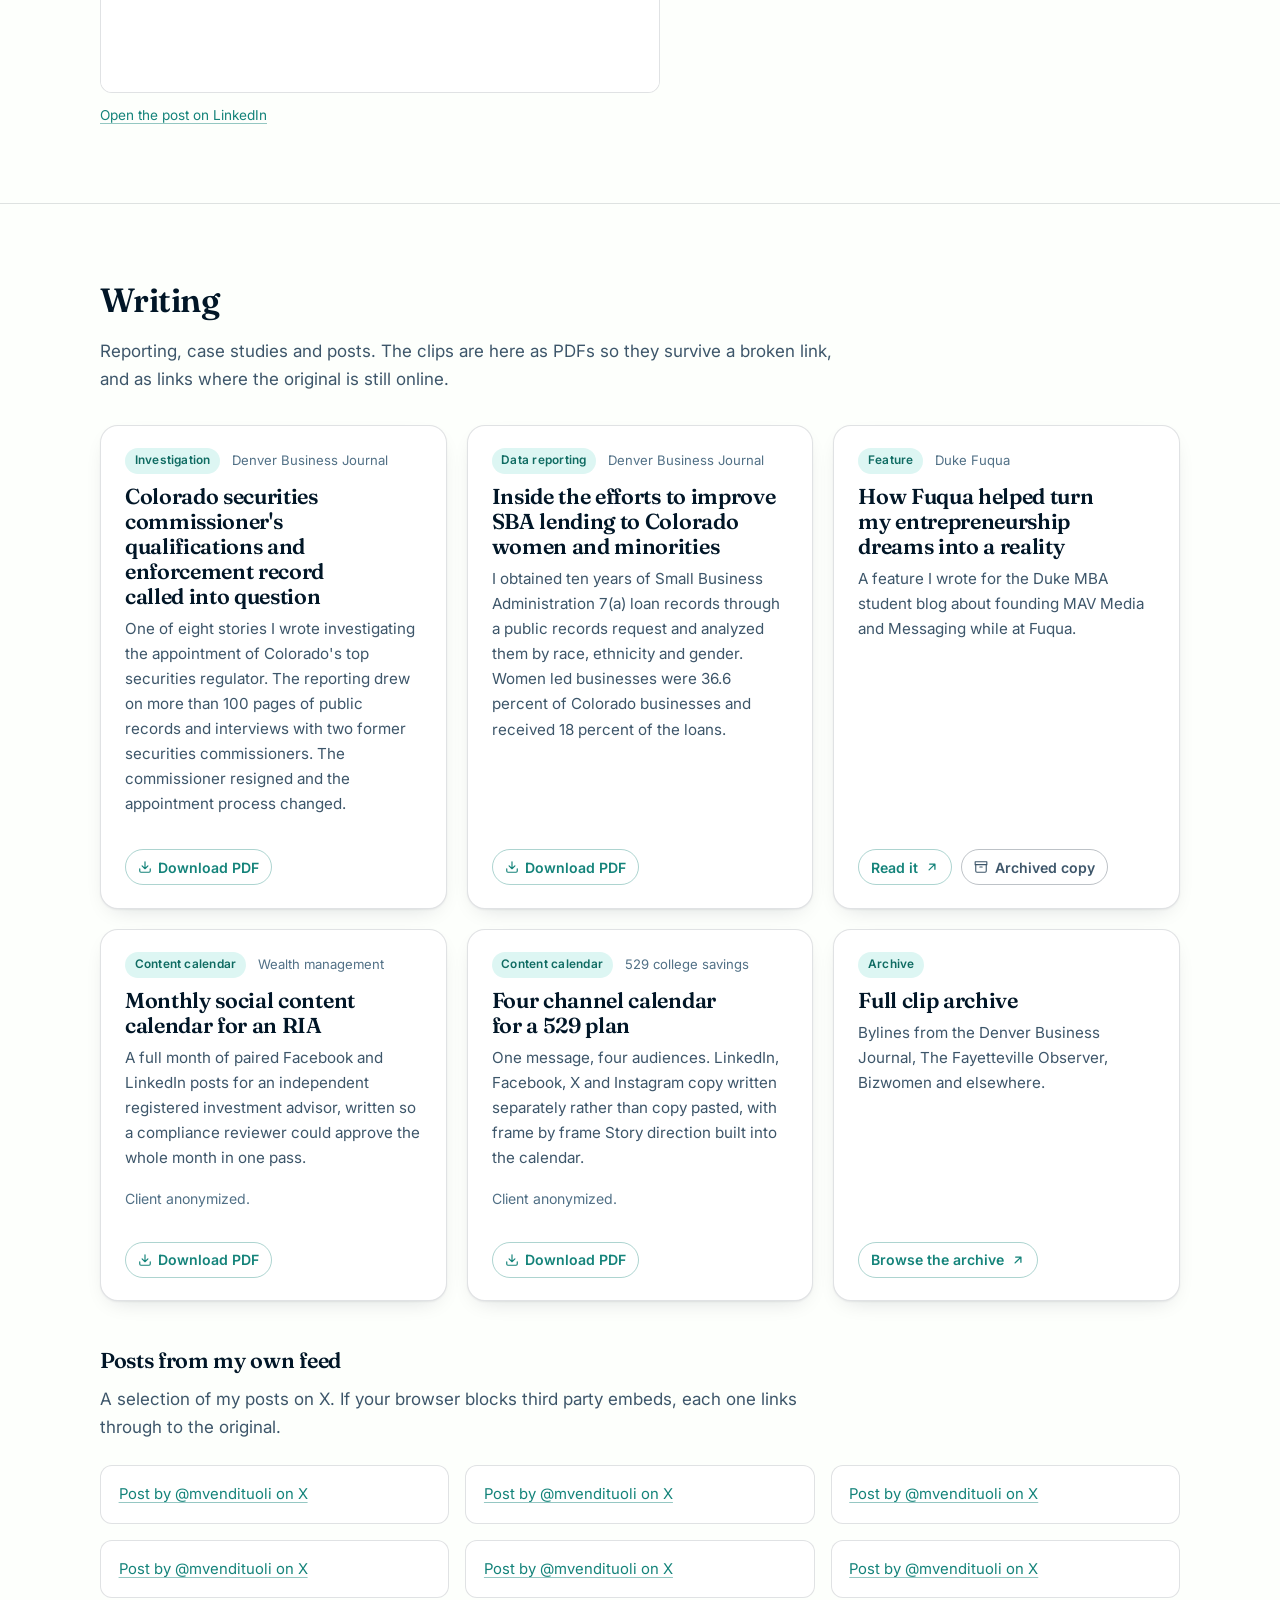
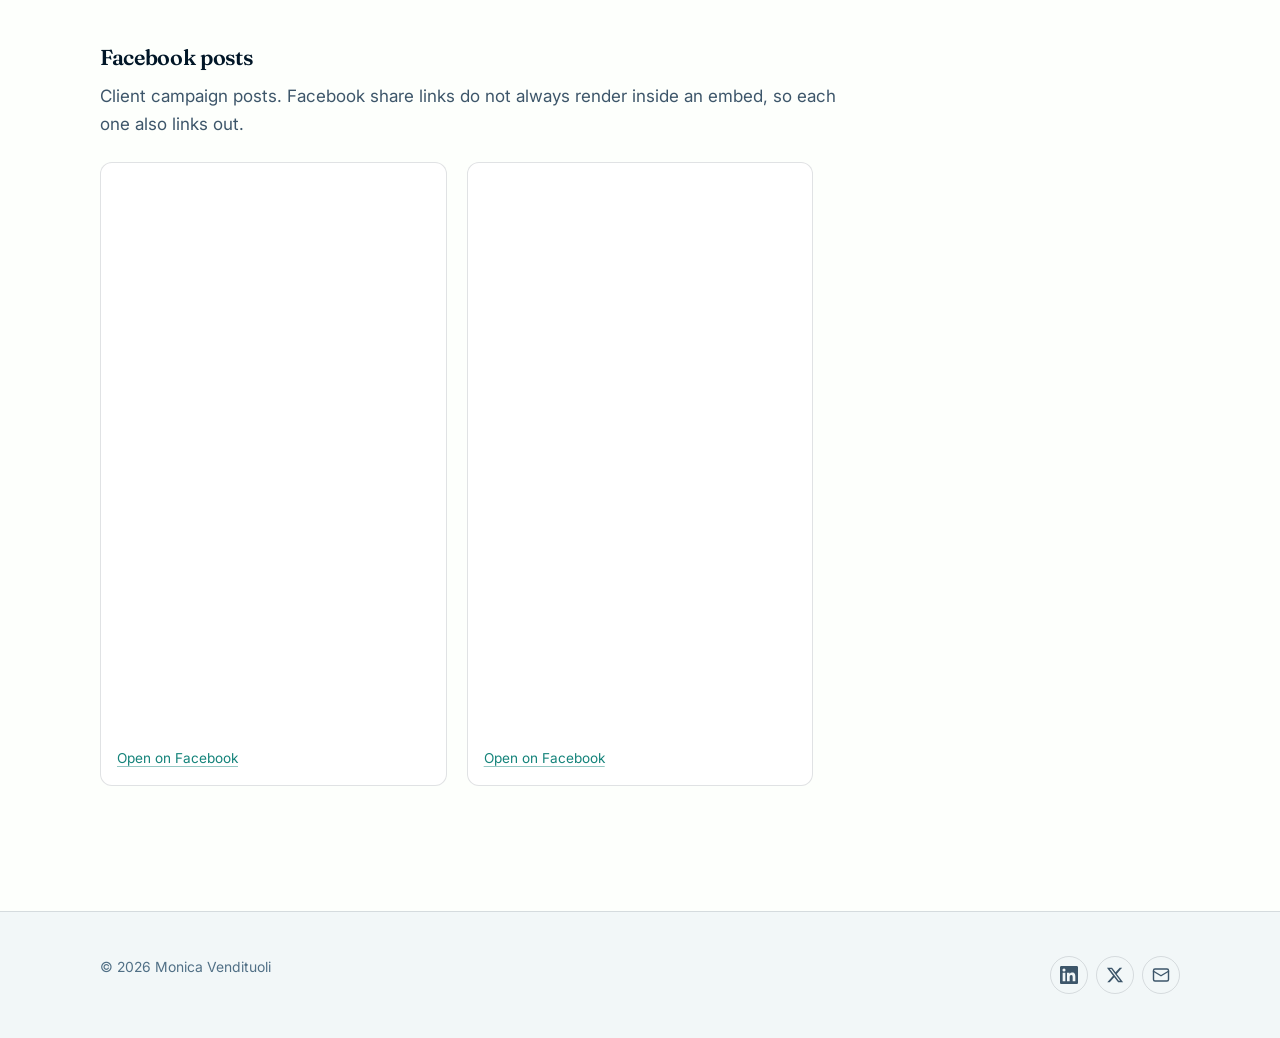
<file: work/index.html>
<!DOCTYPE html>
<html lang="en">
<head>
<meta charset="utf-8">
<meta name="viewport" content="width=device-width, initial-scale=1">
<title>My Work, Monica Vendituoli</title>
<meta name="description" content="Selected work from Monica Vendituoli across marketing technology and AI, media strategy, earned media, journalism and case studies.">
<link rel="canonical" href="https://www.monicavendituoli.com/work/">

<meta property="og:type" content="website">
<meta property="og:site_name" content="Monica Vendituoli">
<meta property="og:title" content="My Work, Monica Vendituoli">
<meta property="og:description" content="MarTech and AI, strategy, earned media, journalism and case studies.">
<meta property="og:url" content="https://www.monicavendituoli.com/work/">
<meta property="og:image" content="https://www.monicavendituoli.com/assets/img/monica.jpg">
<meta name="twitter:card" content="summary">

<link rel="icon" href="/assets/img/favicon.svg" type="image/svg+xml">
<link rel="preconnect" href="https://fonts.googleapis.com">
<link rel="preconnect" href="https://fonts.gstatic.com" crossorigin>
<link rel="stylesheet" href="https://fonts.googleapis.com/css2?family=Fraunces:opsz,wght@9..144,400;9..144,600;9..144,700&family=Inter:wght@400;500;600&display=swap">
<link rel="stylesheet" href="/assets/css/style.css?v=3">
<script>(function(){try{var t=localStorage.getItem('mv-theme');if(t==='dark'||t==='light')document.documentElement.setAttribute('data-theme',t);}catch(e){}})();</script>
</head>
<body>
<a class="skip-link" href="#main">Skip to content</a>

<header class="site-header">
  <div class="wrap">
    <nav class="nav" aria-label="Primary">
      <a class="nav__brand" href="/">Monica Vendituoli<span class="dot">.</span></a>
      <button class="nav__toggle" type="button" aria-expanded="false" aria-controls="nav-links" aria-label="Toggle menu">
        <svg viewBox="0 0 24 24" fill="none" stroke="currentColor" stroke-width="2" stroke-linecap="round" aria-hidden="true"><path d="M3 6h18M3 12h18M3 18h18"/></svg>
      </button>
      <button class="theme-toggle" type="button" aria-label="Switch to dark mode" aria-pressed="false">
        <svg class="icon-moon" viewBox="0 0 24 24" fill="none" stroke="currentColor" stroke-width="1.8" stroke-linecap="round" stroke-linejoin="round" aria-hidden="true"><path d="M21 12.79A9 9 0 1 1 11.21 3 7 7 0 0 0 21 12.79z"/></svg>
        <svg class="icon-sun" viewBox="0 0 24 24" fill="none" stroke="currentColor" stroke-width="1.8" stroke-linecap="round" stroke-linejoin="round" aria-hidden="true"><circle cx="12" cy="12" r="4"/><path d="M12 2v2M12 20v2M4.9 4.9l1.4 1.4M17.7 17.7l1.4 1.4M2 12h2M20 12h2M4.9 19.1l1.4-1.4M17.7 6.3l1.4-1.4"/></svg>
      </button>
      <ul class="nav__links" id="nav-links">
        <li><a href="/">About</a></li>
        <li><a href="/work/" aria-current="page">My Work</a></li>
        <li><a href="/awards/">Awards</a></li>
        <li><a href="/blog/">Blog</a></li>
        <li><a href="/#contact">Contact</a></li>
      </ul>
    </nav>
  </div>
</header>

<main id="main">
  <div class="page-head">
    <div class="wrap">
      <span class="eyebrow">Portfolio</span>
      <h1>My work</h1>
      <p>MarTech and AI, strategy, earned media and writing. Every item here comes with the artifact, a downloadable document or a live link.</p>
    </div>
  </div>

  <nav class="subnav" aria-label="Work sections">
    <div class="wrap">
      <ul>
        <li><a href="#martech">MarTech and AI</a></li>
        <li><a href="#strategy">Strategy</a></li>
        <li><a href="#earned">Earned media</a></li>
        <li><a href="#writing">Writing</a></li>
      </ul>
    </div>
  </nav>

  <section class="section anchor-offset" id="martech" aria-labelledby="martech-head">
    <div class="wrap">
      <div class="section__head">
        <h2 id="martech-head">MarTech and AI</h2>
        <p>The AI and routing work I do now. Agents that complete real operational workflows, the founding go to market story that sells them, and the automated pathways that decide where every inbound sales enquiry goes and who it belongs to.</p>
      </div>
      <div class="grid">
        <article class="card">
          <div class="card__meta"><span class="tag">AI agents</span><span>Healthcare workforce startup</span></div>
          <h3>AI agents in clinician credentialing</h3>
          <p>Written and designed in my founding go to market role at an early stage healthcare workforce startup. How a national staffing firm cut manual credentialing work using AI agents embedded in the tools its team already used. 34,705 agent actions, 1,570 requirements verified, and 56 percent of the verification work happening outside business hours.</p><p style="font-size:.88rem; color:var(--text-subtle)">The PDF keeps the original design. Customer name, company name and the people quoted have been removed, and the photographs replaced.</p>
          <div class="card__foot">
            <a class="chip-link" href="/assets/files/case-study-ai-credentialing.pdf?v=2" download><svg viewBox="0 0 24 24" fill="none" stroke="currentColor" stroke-width="2" stroke-linecap="round" stroke-linejoin="round" aria-hidden="true"><path d="M21 15v4a2 2 0 0 1-2 2H5a2 2 0 0 1-2-2v-4M7 10l5 5 5-5M12 15V3"/></svg>Download PDF</a>
            <a class="chip-link" href="/work/ai-credentialing-case-study/">Read it on this site<svg viewBox="0 0 24 24" fill="none" stroke="currentColor" stroke-width="2.2" stroke-linecap="round" stroke-linejoin="round" aria-hidden="true"><path d="M5 12h14M13 6l6 6-6 6"/></svg></a>
          </div>
        </article>
        <article class="card">
          <div class="card__meta"><span class="tag">Founding GTM</span><span>Pre seed healthcare AI</span></div>
          <h3>Founding go to market positioning and sales collateral</h3>
          <p>In a founding go to market role at a pre seed healthcare workforce startup. The category story, the customer proof program, and the one page sales briefing below, which explains an agent system to a staffing executive in about thirty seconds.</p><p style="font-size:.88rem; color:var(--text-subtle)">Company, founder and customer names removed, logos and portraits replaced.</p>
          <div class="card__foot">
            <a class="chip-link" href="/assets/files/sales-one-pager-healthcare-ai.pdf?v=2" download><svg viewBox="0 0 24 24" fill="none" stroke="currentColor" stroke-width="2" stroke-linecap="round" stroke-linejoin="round" aria-hidden="true"><path d="M21 15v4a2 2 0 0 1-2 2H5a2 2 0 0 1-2-2v-4M7 10l5 5 5-5M12 15V3"/></svg>Download the one pager</a>
          </div>
        </article>
        <article class="card">
          <div class="card__meta"><span class="tag">Lead routing</span><span>Microsoft</span></div>
          <h3>Automated lead routing at global scale</h3>
          <p>I own the automated routing pathways behind Contact Sales CTAs at Microsoft. Standard and event driven contact requests, customer service transfers, internal referrals and bot originated leads, feeding a $100M FY26 pipeline and more than 151.6K qualified leads across 70 countries.</p>
          <div class="card__foot">
            <a class="chip-link" href="https://info.microsoft.com/ww-landing-dynamics-365-contact-me-old.html" target="_blank" rel="noopener">See the live experience<svg viewBox="0 0 24 24" fill="none" stroke="currentColor" stroke-width="2.2" stroke-linecap="round" stroke-linejoin="round" aria-hidden="true"><path d="M7 17 17 7M8 7h9v9"/></svg></a>
          </div>
        </article>
        <article class="card">
          <div class="card__meta"><span class="tag">Newsletter</span><span>Personal project</span></div>
          <h3>AI prompts for MBA applicants</h3>
          <p>A LinkedIn newsletter of prompt recipes for business school applicants, including a series on applying behavioral economics concepts to application essays, with the full prompt architecture published so readers can adapt it.</p>
          <div class="card__foot">
            <a class="chip-link" href="https://www.linkedin.com/newsletters/7241458352784883712/" target="_blank" rel="noopener">Read on LinkedIn<svg viewBox="0 0 24 24" fill="none" stroke="currentColor" stroke-width="2.2" stroke-linecap="round" stroke-linejoin="round" aria-hidden="true"><path d="M7 17 17 7M8 7h9v9"/></svg></a>
          </div>
        </article>
      </div>
      <h3 style="margin-top:3rem">The Contact Me experience</h3>
      <p style="max-width:var(--measure); color:var(--text-muted); margin-bottom:1.5rem">The Microsoft Dynamics 365 Contact Me page. This is the front door my routing work sits behind.</p>
      <div class="embed embed--page">
        <iframe src="https://info.microsoft.com/ww-landing-dynamics-365-contact-me-old.html"
                title="Microsoft Dynamics 365 Contact Me landing page" loading="lazy" height="620"></iframe>
      </div>
      <p style="font-size:.85rem; color:var(--text-subtle); margin-top:.7rem">
        If the page does not load in the frame, open it at
        <a href="https://info.microsoft.com/ww-landing-dynamics-365-contact-me-old.html" target="_blank" rel="noopener">info.microsoft.com</a>.
      </p>
    </div>
  </section>

  <section class="section anchor-offset" id="strategy" aria-labelledby="strategy-head">
    <div class="wrap">
      <div class="section__head">
        <h2 id="strategy-head">Strategy</h2>
        <p>How I scope a campaign, sequence it, price the tiers and tell a client where the risk sits before any of it starts.</p>
      </div>
      <div class="grid">
        <article class="card">
          <div class="card__meta"><span class="tag">Strategy deck</span><span>Fintech Series A</span></div>
          <h3>Series A fundraise media strategy</h3>
          <p>The deck I presented to win and run the HomePace Series A announcement. Sixteen slides covering project goals, a six week execution timeline broken down week by week, a tiered reporter target list across national, specialized and local outlets, and a candid read on what could go wrong. The campaign that followed earned seven placements, including Business Insider and Axios.</p><p style="font-size:.88rem; color:var(--text-subtle)">Individual reporter names and the pricing slide are withheld in this public version.</p>
          <div class="card__foot">
            <a class="chip-link" href="/assets/files/media-strategy-deck-series-a.pdf?v=2" download><svg viewBox="0 0 24 24" fill="none" stroke="currentColor" stroke-width="2" stroke-linecap="round" stroke-linejoin="round" aria-hidden="true"><path d="M21 15v4a2 2 0 0 1-2 2H5a2 2 0 0 1-2-2v-4M7 10l5 5 5-5M12 15V3"/></svg>Download the deck</a>
          </div>
        </article>
        <article class="card">
          <div class="card__meta"><span class="tag">Proposal</span><span>Hoskin Capital</span></div>
          <h3>Public relations and social media strategy proposal</h3>
          <p>A full engagement proposal for Hoskin Capital, covering four pitching lanes from consumer to cryptocurrency, a set up timeline, month by month process steps, a four month pitching theme calendar built around real financial observances, target events and awards, and three retainer tiers scoped by deliverable.</p><p style="font-size:.88rem; color:var(--text-subtle)">Retainer tiers show deliverables without the dollar figures.</p>
          <div class="card__foot">
            <a class="chip-link" href="/assets/files/proposal-pr-and-social-hoskin-capital.pdf?v=2" download><svg viewBox="0 0 24 24" fill="none" stroke="currentColor" stroke-width="2" stroke-linecap="round" stroke-linejoin="round" aria-hidden="true"><path d="M21 15v4a2 2 0 0 1-2 2H5a2 2 0 0 1-2-2v-4M7 10l5 5 5-5M12 15V3"/></svg>Download the proposal</a>
          </div>
        </article>
        <article class="card">
          <div class="card__meta"><span class="tag">Proposal</span><span>Radlett Capital</span></div>
          <h3>Public relations strategy proposal</h3>
          <p>A leaner freelance proposal for Radlett Capital. Quarterly coverage goals stated with an honest caveat that coverage is never guaranteed, a six week ramp, a volume commitment of 50 pitches and applications a month, and a tiered reporter target list across national, industry and local outlets.</p><p style="font-size:.88rem; color:var(--text-subtle)">Reporter names and the hourly rate are withheld.</p>
          <div class="card__foot">
            <a class="chip-link" href="/assets/files/proposal-pr-radlett-capital.pdf?v=2" download><svg viewBox="0 0 24 24" fill="none" stroke="currentColor" stroke-width="2" stroke-linecap="round" stroke-linejoin="round" aria-hidden="true"><path d="M21 15v4a2 2 0 0 1-2 2H5a2 2 0 0 1-2-2v-4M7 10l5 5 5-5M12 15V3"/></svg>Download the proposal</a>
          </div>
        </article>
        
        <article class="card">
          <div class="card__meta"><span class="tag">Framework</span><span>Demonstration piece</span></div>
          <h3>Messaging and positioning framework</h3>
          <p>The document that keeps a product's story consistent everywhere it appears. Positioning statement, call to action, tagline, then the same argument at 50, 100 and 150 words, plus messaging pillars, audience beliefs, competitive framing, and the words we use and avoid.</p><p style="font-size:.88rem; color:var(--text-subtle)">Written from scratch for an invented product, since the ones I build at work belong to my employer.</p>
          <div class="card__foot">
            <a class="chip-link" href="/assets/files/messaging-positioning-framework-sample.pdf?v=2" download><svg viewBox="0 0 24 24" fill="none" stroke="currentColor" stroke-width="2" stroke-linecap="round" stroke-linejoin="round" aria-hidden="true"><path d="M21 15v4a2 2 0 0 1-2 2H5a2 2 0 0 1-2-2v-4M7 10l5 5 5-5M12 15V3"/></svg>Download the framework</a>
          </div>
        </article>
        <article class="card">
          <div class="card__meta"><span class="tag">Strategy plan</span><span>Hoskin Capital</span></div>
          <h3>Social software strategy, a six week stand up</h3>
          <p>A founder led firm with a fast growing following and no infrastructure behind it. A sequenced six week plan to choose a platform, configure monitoring, and get calendar and analytics templates running, with a costed vendor comparison and the logic for choosing between tiers.</p>
          <div class="card__foot">
            <a class="chip-link" href="/assets/files/social-media-software-strategy-hoskin-capital.pdf?v=2" download><svg viewBox="0 0 24 24" fill="none" stroke="currentColor" stroke-width="2" stroke-linecap="round" stroke-linejoin="round" aria-hidden="true"><path d="M21 15v4a2 2 0 0 1-2 2H5a2 2 0 0 1-2-2v-4M7 10l5 5 5-5M12 15V3"/></svg>Download PDF</a>
          </div>
        </article>
        <article class="card">
          <div class="card__meta"><span class="tag">Strategy plan</span><span>Wealth management</span></div>
          <h3>Social media strategy update for a $2.8B RIA</h3>
          <p>Reopening a plan that COVID and a summer of social unrest had put on hold. Two recommendations came out of it. Get employees sharing on LinkedIn inside a compliance framework they trust, and make the firm's expertise visible instead of implied.</p><p style="font-size:.88rem; color:var(--text-subtle)">Client anonymized.</p>
          <div class="card__foot">
            <a class="chip-link" href="/assets/files/social-media-strategy-wealth-management.pdf?v=2" download><svg viewBox="0 0 24 24" fill="none" stroke="currentColor" stroke-width="2" stroke-linecap="round" stroke-linejoin="round" aria-hidden="true"><path d="M21 15v4a2 2 0 0 1-2 2H5a2 2 0 0 1-2-2v-4M7 10l5 5 5-5M12 15V3"/></svg>Download PDF</a>
          </div>
        </article>
      </div>
    </div>
  </section>

  <section class="section anchor-offset" id="earned" aria-labelledby="earned-head">
    <div class="wrap">
      <div class="section__head">
        <h2 id="earned-head">Earned media</h2>
        <p>Placements I pitched and won for clients, the releases behind them, and the awards those clients went on to win. Every article carries a live link and, where one exists, an archived copy.</p>
      </div>
      <div class="grid">
        <article class="card">
          <div class="card__meta"><span class="tag">Placement</span><span>Business Insider</span></div>
          <h3>Homebuyers could get down payment help if they give up equity</h3>
          <p>The anchor placement from a fintech Series A campaign I ran. I wrote the release, built the media list and did the outreach. Seven placements followed, including Axios, Inman, FinLedger and GlobeSt.</p>
          <div class="card__foot">
            <a class="chip-link" href="https://www.businessinsider.com/down-payment-assistance-homepace-sell-equity-for-cash-2022-4" target="_blank" rel="noopener">Read it<svg viewBox="0 0 24 24" fill="none" stroke="currentColor" stroke-width="2.2" stroke-linecap="round" stroke-linejoin="round" aria-hidden="true"><path d="M7 17 17 7M8 7h9v9"/></svg></a>
            <a class="chip-link chip-link--muted" href="https://web.archive.org/web/20260217011225/https://www.businessinsider.com/down-payment-assistance-homepace-sell-equity-for-cash-2022-4" target="_blank" rel="noopener"><svg viewBox="0 0 24 24" fill="none" stroke="currentColor" stroke-width="1.9" stroke-linecap="round" stroke-linejoin="round" aria-hidden="true"><path d="M21 8v11a2 2 0 0 1-2 2H5a2 2 0 0 1-2-2V8M2 3h20v5H2zM10 12h4"/></svg>Archived copy</a>
          </div>
        </article>
        <article class="card">
          <div class="card__meta"><span class="tag">Press release</span><span>Written by me</span></div>
          <h3>HomePace Series A announcement</h3>
          <p>The release behind that campaign, written to give a reporter the story rather than the company's preferred adjectives.</p>
          <div class="card__foot">
            <a class="chip-link" href="/assets/files/press-release-homepace-series-a.pdf?v=2" download><svg viewBox="0 0 24 24" fill="none" stroke="currentColor" stroke-width="2" stroke-linecap="round" stroke-linejoin="round" aria-hidden="true"><path d="M21 15v4a2 2 0 0 1-2 2H5a2 2 0 0 1-2-2v-4M7 10l5 5 5-5M12 15V3"/></svg>Download PDF</a>
          </div>
        </article>
        <article class="card">
          <div class="card__meta"><span class="tag">Press release</span><span>Written by me</span></div>
          <h3>Trelora doubles its national footprint</h3>
          <p>A five market expansion announcement for a fair fee residential brokerage, led with the consumer savings rather than the corporate footprint, and built around a Chipotle co CEO's endorsement.</p>
          <div class="card__foot">
            <a class="chip-link" href="/assets/files/press-release-trelora-expansion.pdf?v=2" download><svg viewBox="0 0 24 24" fill="none" stroke="currentColor" stroke-width="2" stroke-linecap="round" stroke-linejoin="round" aria-hidden="true"><path d="M21 15v4a2 2 0 0 1-2 2H5a2 2 0 0 1-2-2v-4M7 10l5 5 5-5M12 15V3"/></svg>Download PDF</a>
            <a class="chip-link" href="https://www.globenewswire.com/news-release/2021/03/17/2194763/0/en/Trelora-Doubles-National-Footprint-Capitalizes-on-Successful-Fair-Fee-Model-that-has-Helped-over-6-000-Clients-Save-65-Million.html" target="_blank" rel="noopener">Read on GlobeNewswire<svg viewBox="0 0 24 24" fill="none" stroke="currentColor" stroke-width="2.2" stroke-linecap="round" stroke-linejoin="round" aria-hidden="true"><path d="M7 17 17 7M8 7h9v9"/></svg></a>
          </div>
        </article>
        <article class="card">
          <div class="card__meta"><span class="tag">Placement</span><span>Forbes</span></div>
          <h3>This is how you can stress test your retirement savings</h3>
          <p>I wrote the pitch that landed my client, a retirement income planning platform, in Forbes, positioning its founder as a source on stress testing retirement plans.</p>
          <div class="card__foot">
            <a class="chip-link" href="https://www.forbes.com/sites/chriscarosa/2020/07/24/this-is-how-you-can-stress-test-your-retirement-savings-before-its-too-late/" target="_blank" rel="noopener">Read it<svg viewBox="0 0 24 24" fill="none" stroke="currentColor" stroke-width="2.2" stroke-linecap="round" stroke-linejoin="round" aria-hidden="true"><path d="M7 17 17 7M8 7h9v9"/></svg></a>
            <a class="chip-link chip-link--muted" href="https://web.archive.org/web/20240519173616/https://www.forbes.com/sites/chriscarosa/2020/07/24/this-is-how-you-can-stress-test-your-retirement-savings-before-its-too-late/" target="_blank" rel="noopener"><svg viewBox="0 0 24 24" fill="none" stroke="currentColor" stroke-width="1.9" stroke-linecap="round" stroke-linejoin="round" aria-hidden="true"><path d="M21 8v11a2 2 0 0 1-2 2H5a2 2 0 0 1-2-2V8M2 3h20v5H2zM10 12h4"/></svg>Archived copy</a>
          </div>
        </article>
        <article class="card">
          <div class="card__meta"><span class="tag">Placement</span><span>Fox Business</span></div>
          <h3>Choosing to rent or buy</h3>
          <p>Placed my brokerage client's CEO as the expert voice in a Fox Business personal finance piece on home affordability.</p>
          <div class="card__foot">
            <a class="chip-link" href="https://www.foxbusiness.com/money/cheaper-to-rent-or-buy-home-affordability" target="_blank" rel="noopener">Read it<svg viewBox="0 0 24 24" fill="none" stroke="currentColor" stroke-width="2.2" stroke-linecap="round" stroke-linejoin="round" aria-hidden="true"><path d="M7 17 17 7M8 7h9v9"/></svg></a>
            <a class="chip-link chip-link--muted" href="https://web.archive.org/web/20240723140112/https://www.foxbusiness.com/money/cheaper-to-rent-or-buy-home-affordability" target="_blank" rel="noopener"><svg viewBox="0 0 24 24" fill="none" stroke="currentColor" stroke-width="1.9" stroke-linecap="round" stroke-linejoin="round" aria-hidden="true"><path d="M21 8v11a2 2 0 0 1-2 2H5a2 2 0 0 1-2-2V8M2 3h20v5H2zM10 12h4"/></svg>Archived copy</a>
          </div>
        </article>

        <article class="card">
          <div class="card__meta"><span class="tag">Client placement</span><span>Investopedia</span></div>
          <h3>Inside Gen Z's soft saving movement</h3>
          <p>Nate Hoskin quoted as an expert source on how younger savers weigh present comfort against future security.</p>
          <div class="card__foot">
            <a class="chip-link" href="https://www.investopedia.com/inside-gen-z-s-soft-saving-movement-are-they-trading-future-security-for-present-comfort-11831300" target="_blank" rel="noopener">Read it<svg viewBox="0 0 24 24" fill="none" stroke="currentColor" stroke-width="2.2" stroke-linecap="round" stroke-linejoin="round" aria-hidden="true"><path d="M7 17 17 7M8 7h9v9"/></svg></a>
            <a class="chip-link chip-link--muted" href="https://web.archive.org/web/20251017155909/https://www.investopedia.com/inside-gen-z-s-soft-saving-movement-are-they-trading-future-security-for-present-comfort-11831300" target="_blank" rel="noopener"><svg viewBox="0 0 24 24" fill="none" stroke="currentColor" stroke-width="1.9" stroke-linecap="round" stroke-linejoin="round" aria-hidden="true"><path d="M21 8v11a2 2 0 0 1-2 2H5a2 2 0 0 1-2-2V8M2 3h20v5H2zM10 12h4"/></svg>Archived copy</a>
          </div>
        </article>
        <article class="card">
          <div class="card__meta"><span class="tag">Full portfolio</span></div>
          <h3>Earned media and PR portfolio</h3>
          <p>The complete compilation, including placements in ThinkAdvisor and Inc. and the press releases behind them.</p><p style="font-size:.88rem; color:var(--text-subtle)">Articles are reproduced in full for portfolio review only. Copyright remains with the original publishers.</p>
          <div class="card__foot">
            <a class="chip-link" href="/assets/files/earned-media-and-pr-portfolio.pdf?v=2" download><svg viewBox="0 0 24 24" fill="none" stroke="currentColor" stroke-width="2" stroke-linecap="round" stroke-linejoin="round" aria-hidden="true"><path d="M21 15v4a2 2 0 0 1-2 2H5a2 2 0 0 1-2-2v-4M7 10l5 5 5-5M12 15V3"/></svg>Download PDF</a>
          </div>
        </article>
      </div>
      <div class="subsection" id="client-awards">
        <h3 class="subsection__head">Client awards</h3>
        <p class="subsection__intro">Recognition my clients earned while I ran their communications. I built the nomination cases, wrote the submissions and handled the announcement.</p>
        <div class="grid">
          <article class="card">
          <div class="card__meta"><span class="tag">Client award</span><span>Triangle Business Journal</span></div>
          <h3>40 Under 40, Joe Cianciolo</h3>
          <p>The HomePace chief executive named to the Triangle Business Journal 40 Under 40 class, during the period I ran the company's communications.</p>
          <div class="card__foot">
            <a class="chip-link" href="https://www.bizjournals.com/triangle/news/2023/06/29/2023-40-under-40-awards-joe-cianciolo.html" target="_blank" rel="noopener">Read on Triangle Business Journal<svg viewBox="0 0 24 24" fill="none" stroke="currentColor" stroke-width="2.2" stroke-linecap="round" stroke-linejoin="round" aria-hidden="true"><path d="M7 17 17 7M8 7h9v9"/></svg></a>
          </div>
        </article>
          <article class="card">
          <div class="card__meta"><span class="tag">Client award</span><span>WealthManagement.com</span></div>
          <h3>Rising Stars of the Year honorees, Nate Hoskin</h3>
          <p>Industry recognition for a financial advisor client whose media profile I built.</p>
          <div class="card__foot">
            <a class="chip-link" href="https://www.wealthmanagement.com/ria-news/rising-stars-of-the-year-honorees" target="_blank" rel="noopener">Read it<svg viewBox="0 0 24 24" fill="none" stroke="currentColor" stroke-width="2.2" stroke-linecap="round" stroke-linejoin="round" aria-hidden="true"><path d="M7 17 17 7M8 7h9v9"/></svg></a>
            <a class="chip-link chip-link--muted" href="https://web.archive.org/web/20250721133010/https://www.wealthmanagement.com/ria-news/rising-stars-of-the-year-honorees" target="_blank" rel="noopener"><svg viewBox="0 0 24 24" fill="none" stroke="currentColor" stroke-width="1.9" stroke-linecap="round" stroke-linejoin="round" aria-hidden="true"><path d="M21 8v11a2 2 0 0 1-2 2H5a2 2 0 0 1-2-2V8M2 3h20v5H2zM10 12h4"/></svg>Archived copy</a>
          </div>
        </article>
          <article class="card">
          <div class="card__meta"><span class="tag">Client award</span><span>Colorado Inno</span></div>
          <h3>Colorado Inno Under 25, Nate Hoskin</h3>
          <p>Regional recognition for the same client, in the year his national coverage grew.</p>
          <div class="card__foot">
            <a class="chip-link" href="https://www.bizjournals.com/denver/inno/stories/awards/2023/12/14/colorado-inno-under-25-2023.html" target="_blank" rel="noopener">Read on Colorado Inno<svg viewBox="0 0 24 24" fill="none" stroke="currentColor" stroke-width="2.2" stroke-linecap="round" stroke-linejoin="round" aria-hidden="true"><path d="M7 17 17 7M8 7h9v9"/></svg></a>
          </div>
        </article>
        </div>
        <h3 style="margin-top:2.5rem">ThinkAdvisor Luminaries, class of 2023</h3>
        <p style="max-width:var(--measure); color:var(--text-muted); margin-bottom:1.5rem">A client recognized in the ThinkAdvisor Luminaries awards.</p>
        <div class="li-embed">
          <iframe title="LinkedIn post about the ThinkAdvisor Luminaries awards"
                  src="https://www.linkedin.com/embed/feed/update/urn:li:activity:7082773752127635457"
                  height="620" loading="lazy" allowfullscreen></iframe>
        </div>
        <p style="font-size:.85rem; color:var(--text-subtle); margin-top:.7rem">
          <a href="https://www.linkedin.com/posts/monicavendituoli_class-of-2023-thinkadvisor-luminaries-awards-activity-7082773752127635457-oLAe" target="_blank" rel="noopener">Open the post on LinkedIn</a>
        </p>
      </div>

    </div>
  </section>

  <section class="section anchor-offset" id="writing" aria-labelledby="writing-head">
    <div class="wrap">
      <div class="section__head">
        <h2 id="writing-head">Writing</h2>
        <p>Reporting, case studies and posts. The clips are here as PDFs so they survive a broken link, and as links where the original is still online.</p>
      </div>
      <div class="grid">
        <article class="card">
          <div class="card__meta"><span class="tag">Investigation</span><span>Denver Business Journal</span></div>
          <h3>Colorado securities commissioner's qualifications and enforcement record called into question</h3>
          <p>One of eight stories I wrote investigating the appointment of Colorado's top securities regulator. The reporting drew on more than 100 pages of public records and interviews with two former securities commissioners. The commissioner resigned and the appointment process changed.</p>
          <div class="card__foot">
            <a class="chip-link" href="/assets/files/journalism-colorado-securities-commissioner.pdf?v=2" download><svg viewBox="0 0 24 24" fill="none" stroke="currentColor" stroke-width="2" stroke-linecap="round" stroke-linejoin="round" aria-hidden="true"><path d="M21 15v4a2 2 0 0 1-2 2H5a2 2 0 0 1-2-2v-4M7 10l5 5 5-5M12 15V3"/></svg>Download PDF</a>
          </div>
        </article>
        <article class="card">
          <div class="card__meta"><span class="tag">Data reporting</span><span>Denver Business Journal</span></div>
          <h3>Inside the efforts to improve SBA lending to Colorado women and minorities</h3>
          <p>I obtained ten years of Small Business Administration 7(a) loan records through a public records request and analyzed them by race, ethnicity and gender. Women led businesses were 36.6 percent of Colorado businesses and received 18 percent of the loans.</p>
          <div class="card__foot">
            <a class="chip-link" href="/assets/files/journalism-sba-lending-colorado.pdf?v=2" download><svg viewBox="0 0 24 24" fill="none" stroke="currentColor" stroke-width="2" stroke-linecap="round" stroke-linejoin="round" aria-hidden="true"><path d="M21 15v4a2 2 0 0 1-2 2H5a2 2 0 0 1-2-2v-4M7 10l5 5 5-5M12 15V3"/></svg>Download PDF</a>
          </div>
        </article>
        
        <article class="card">
          <div class="card__meta"><span class="tag">Feature</span><span>Duke Fuqua</span></div>
          <h3>How Fuqua helped turn my entrepreneurship dreams into a reality</h3>
          <p>A feature I wrote for the Duke MBA student blog about founding MAV Media and Messaging while at Fuqua.</p>
          <div class="card__foot">
            <a class="chip-link" href="https://blogs.fuqua.duke.edu/duke-mba/2023/02/21/monica-vendituoli/how-fuqua-helped-turn-my-entrepreneurship-dreams-into-a-reality" target="_blank" rel="noopener">Read it<svg viewBox="0 0 24 24" fill="none" stroke="currentColor" stroke-width="2.2" stroke-linecap="round" stroke-linejoin="round" aria-hidden="true"><path d="M7 17 17 7M8 7h9v9"/></svg></a>
            <a class="chip-link chip-link--muted" href="https://web.archive.org/web/20260313174209/https://blogs.fuqua.duke.edu/duke-mba/2023/02/21/monica-vendituoli/how-fuqua-helped-turn-my-entrepreneurship-dreams-into-a-reality" target="_blank" rel="noopener"><svg viewBox="0 0 24 24" fill="none" stroke="currentColor" stroke-width="1.9" stroke-linecap="round" stroke-linejoin="round" aria-hidden="true"><path d="M21 8v11a2 2 0 0 1-2 2H5a2 2 0 0 1-2-2V8M2 3h20v5H2zM10 12h4"/></svg>Archived copy</a>
          </div>
        </article>
        <article class="card">
          <div class="card__meta"><span class="tag">Content calendar</span><span>Wealth management</span></div>
          <h3>Monthly social content calendar for an RIA</h3>
          <p>A full month of paired Facebook and LinkedIn posts for an independent registered investment advisor, written so a compliance reviewer could approve the whole month in one pass.</p><p style="font-size:.88rem; color:var(--text-subtle)">Client anonymized.</p>
          <div class="card__foot">
            <a class="chip-link" href="/assets/files/social-content-calendar-wealth-management.pdf?v=2" download><svg viewBox="0 0 24 24" fill="none" stroke="currentColor" stroke-width="2" stroke-linecap="round" stroke-linejoin="round" aria-hidden="true"><path d="M21 15v4a2 2 0 0 1-2 2H5a2 2 0 0 1-2-2v-4M7 10l5 5 5-5M12 15V3"/></svg>Download PDF</a>
          </div>
        </article>
        <article class="card">
          <div class="card__meta"><span class="tag">Content calendar</span><span>529 college savings</span></div>
          <h3>Four channel calendar for a 529 plan</h3>
          <p>One message, four audiences. LinkedIn, Facebook, X and Instagram copy written separately rather than copy pasted, with frame by frame Story direction built into the calendar.</p><p style="font-size:.88rem; color:var(--text-subtle)">Client anonymized.</p>
          <div class="card__foot">
            <a class="chip-link" href="/assets/files/social-content-calendar-529-plan.pdf?v=2" download><svg viewBox="0 0 24 24" fill="none" stroke="currentColor" stroke-width="2" stroke-linecap="round" stroke-linejoin="round" aria-hidden="true"><path d="M21 15v4a2 2 0 0 1-2 2H5a2 2 0 0 1-2-2v-4M7 10l5 5 5-5M12 15V3"/></svg>Download PDF</a>
          </div>
        </article>
        <article class="card">
          <div class="card__meta"><span class="tag">Archive</span></div>
          <h3>Full clip archive</h3>
          <p>Bylines from the Denver Business Journal, The Fayetteville Observer, Bizwomen and elsewhere.</p>
          <div class="card__foot">
            <a class="chip-link" href="https://muckrack.com/mvendituoli/articles" target="_blank" rel="noopener">Browse the archive<svg viewBox="0 0 24 24" fill="none" stroke="currentColor" stroke-width="2.2" stroke-linecap="round" stroke-linejoin="round" aria-hidden="true"><path d="M7 17 17 7M8 7h9v9"/></svg></a>
          </div>
        </article>
      </div>
      <h3 style="margin-top:3rem">Posts from my own feed</h3>
      <p style="max-width:var(--measure); color:var(--text-muted); margin-bottom:1.5rem">A selection of my posts on X. If your browser blocks third party embeds, each one links through to the original.</p>
      <div class="tweet-grid">
        <blockquote class="twitter-tweet" data-dnt="true">
          <a href="https://twitter.com/mvendituoli/status/878318415370256385">Post by @mvendituoli on X</a>
        </blockquote>
        <blockquote class="twitter-tweet" data-dnt="true">
          <a href="https://twitter.com/mvendituoli/status/784755394358960128">Post by @mvendituoli on X</a>
        </blockquote>
        <blockquote class="twitter-tweet" data-dnt="true">
          <a href="https://twitter.com/mvendituoli/status/841725707168415744">Post by @mvendituoli on X</a>
        </blockquote>
        <blockquote class="twitter-tweet" data-dnt="true">
          <a href="https://twitter.com/mvendituoli/status/841726928688156673">Post by @mvendituoli on X</a>
        </blockquote>
        <blockquote class="twitter-tweet" data-dnt="true">
          <a href="https://twitter.com/mvendituoli/status/785156007009935360">Post by @mvendituoli on X</a>
        </blockquote>
        <blockquote class="twitter-tweet" data-dnt="true">
          <a href="https://twitter.com/mvendituoli/status/953768297744551936">Post by @mvendituoli on X</a>
        </blockquote>
      </div>
      <script async src="https://platform.twitter.com/widgets.js" charset="utf-8"></script>

      <h3 style="margin-top:3rem">Facebook posts</h3>
      <p style="max-width:var(--measure); color:var(--text-muted); margin-bottom:1.5rem">Client campaign posts. Facebook share links do not always render inside an embed, so each one also links out.</p>
      <div class="fb-grid">
        <div class="fb-embed">
          <iframe title="Facebook post" loading="lazy" height="560"
            src="https://www.facebook.com/plugins/post.php?href=https%3A%2F%2Fwww.facebook.com%2Fshare%2F1KJtAobktp%2F&show_text=true&width=500"></iframe>
          <p style="font-size:.85rem; margin:.5rem 0 0"><a href="https://www.facebook.com/share/1KJtAobktp/" target="_blank" rel="noopener">Open on Facebook</a></p>
        </div>
        <div class="fb-embed">
          <iframe title="Facebook post" loading="lazy" height="560"
            src="https://www.facebook.com/plugins/post.php?href=https%3A%2F%2Fwww.facebook.com%2Fshare%2F19WoxSZica%2F&show_text=true&width=500"></iframe>
          <p style="font-size:.85rem; margin:.5rem 0 0"><a href="https://www.facebook.com/share/19WoxSZica/" target="_blank" rel="noopener">Open on Facebook</a></p>
        </div>
      </div>
    </div>
  </section>
</main>

<footer class="site-footer">
  <div class="wrap footer__inner">
    <p class="footer__meta">&copy; <span data-year>2026</span> Monica Vendituoli</p>
    <div class="footer__social">
      <a href="https://www.linkedin.com/in/monicavendituoli/" target="_blank" rel="noopener me" aria-label="LinkedIn"><svg viewBox="0 0 24 24" fill="currentColor" aria-hidden="true"><path d="M20.45 20.45h-3.56v-5.57c0-1.33-.02-3.04-1.85-3.04-1.85 0-2.14 1.45-2.14 2.94v5.67H9.34V9h3.42v1.56h.05a3.75 3.75 0 0 1 3.37-1.85c3.6 0 4.27 2.37 4.27 5.46zM5.34 7.43a2.07 2.07 0 1 1 0-4.14 2.07 2.07 0 0 1 0 4.14zM7.12 20.45H3.55V9h3.57zM22.22 0H1.77C.79 0 0 .77 0 1.72v20.56C0 23.23.79 24 1.77 24h20.45c.98 0 1.78-.77 1.78-1.72V1.72C24 .77 23.2 0 22.22 0z"/></svg></a>
      <a href="https://x.com/mvendituoli" target="_blank" rel="noopener me" aria-label="X"><svg viewBox="0 0 24 24" fill="currentColor" aria-hidden="true"><path d="M18.24 2.25h3.31l-7.23 8.26 8.5 11.24h-6.65l-5.22-6.82-5.96 6.82H1.68l7.73-8.84L1.25 2.25h6.82l4.71 6.23zm-1.16 17.52h1.83L7.08 4.13H5.11z"/></svg></a>
      <a href="mailto:monica.a.vendituoli@gmail.com" aria-label="Email"><svg viewBox="0 0 24 24" fill="none" stroke="currentColor" stroke-width="1.9" stroke-linecap="round" stroke-linejoin="round" aria-hidden="true"><rect x="2" y="4" width="20" height="16" rx="2"/><path d="m2 7 10 6 10-6"/></svg></a>
    </div>
  </div>
</footer>

<script src="/assets/js/main.js?v=2" defer></script>
</body>
</html>
</file>
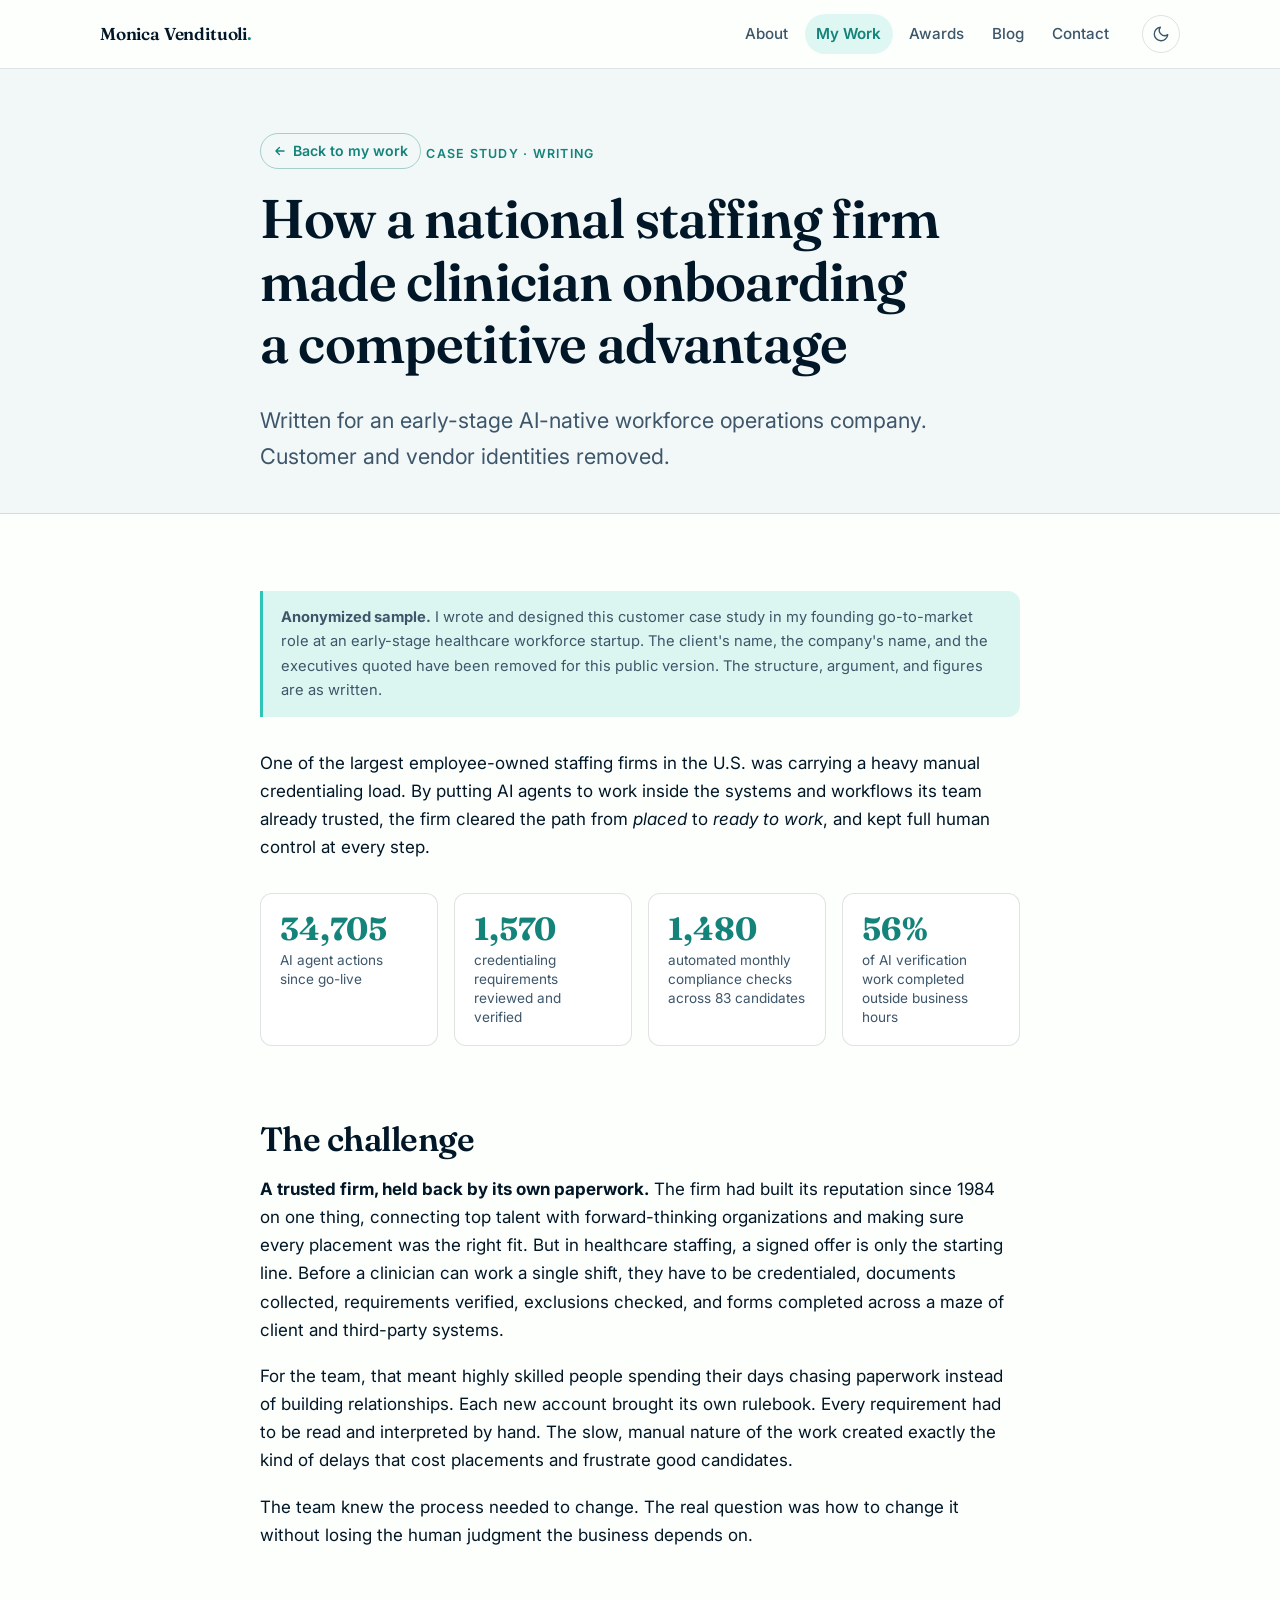
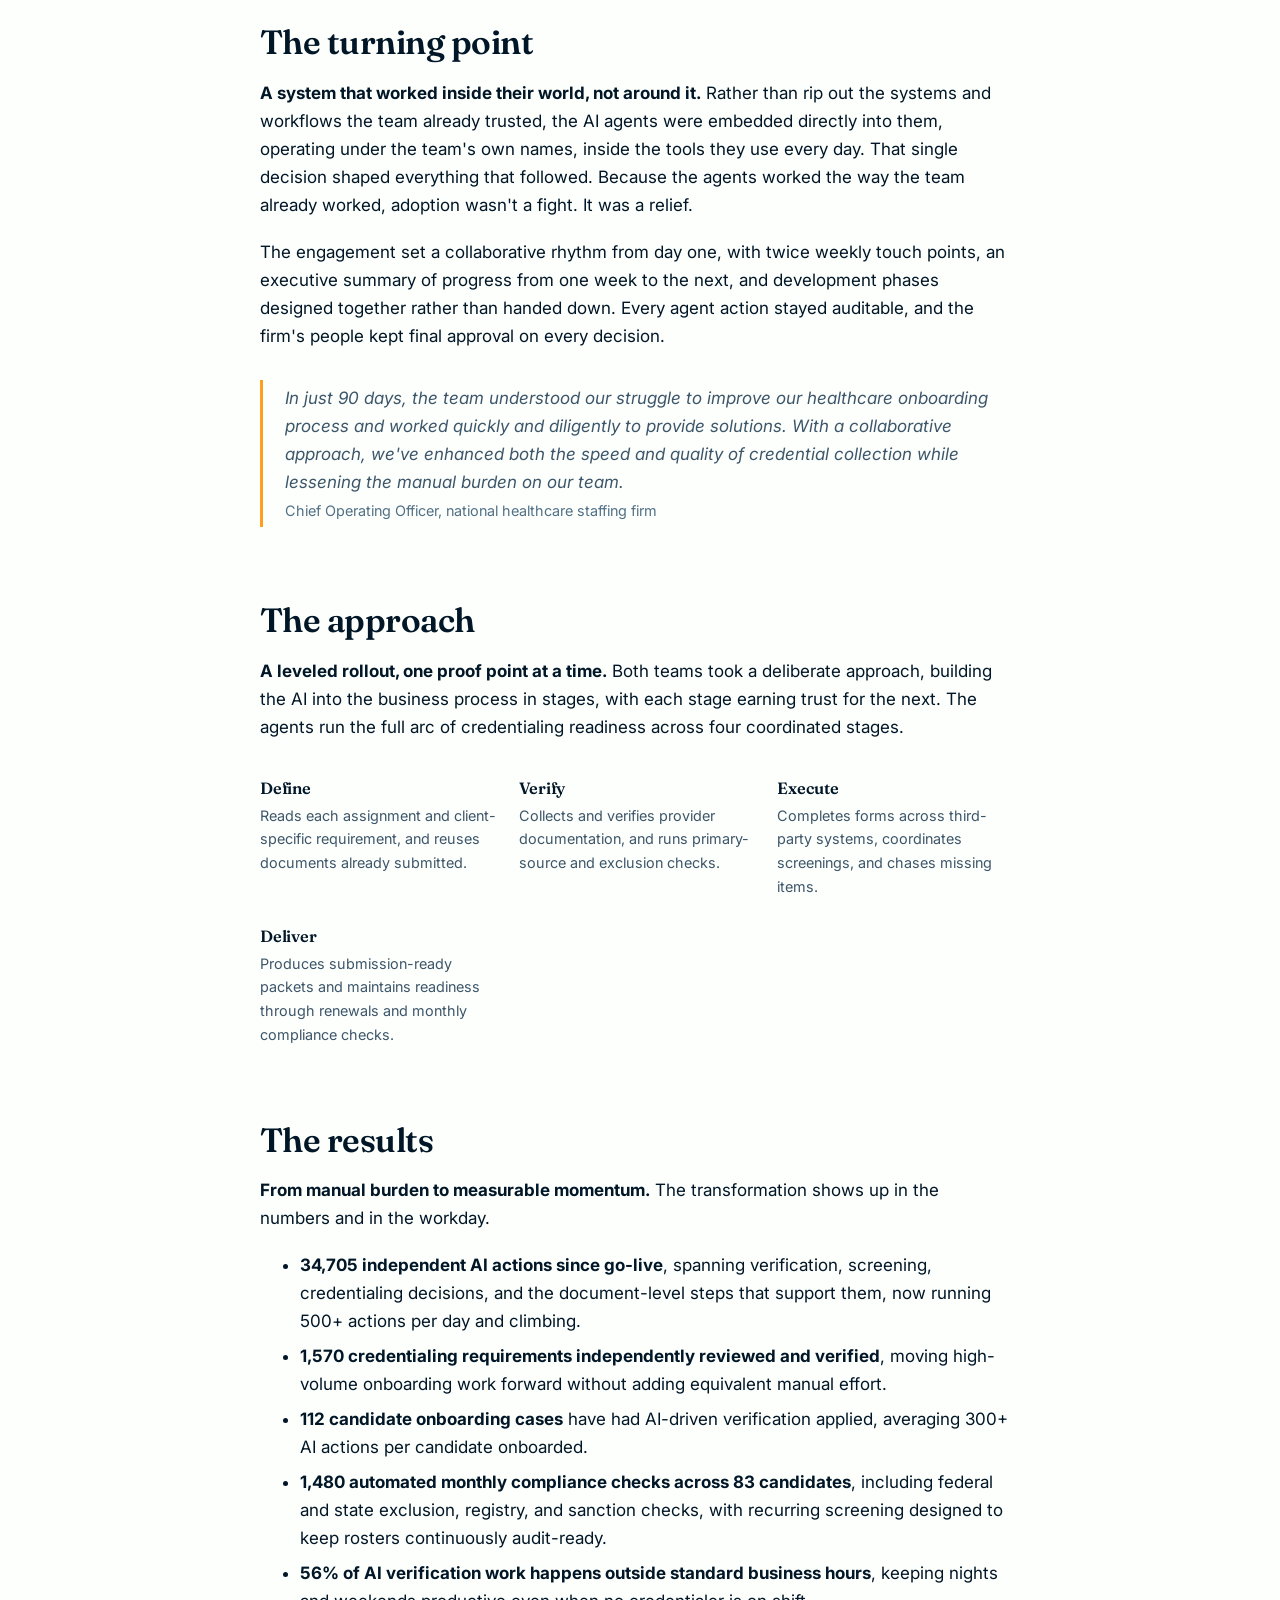
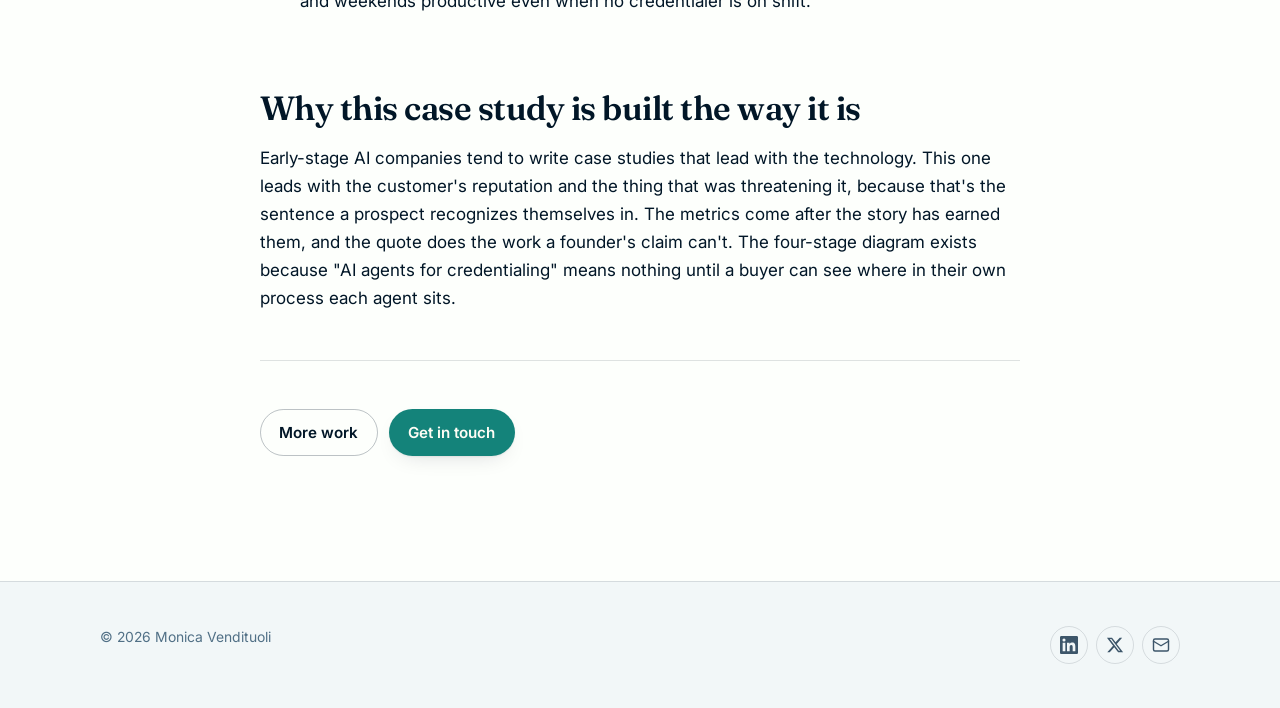
<file: work/ai-credentialing-case-study/index.html>
<!DOCTYPE html>

<html lang="en">
<head>
<meta charset="utf-8"/>
<meta content="width=device-width, initial-scale=1" name="viewport"/>
<title>AI Agents in Clinician Credentialing, a Case Study, Monica Vendituoli</title>
<meta content="An anonymized case study: how a national healthcare staffing firm cut manual credentialing work using AI agents embedded in the tools its team already used. Written by Monica Vendituoli." name="description"/>
<link href="https://www.monicavendituoli.com/work/ai-credentialing-case-study/" rel="canonical"/>
<meta content="article" property="og:type"/>
<meta content="Monica Vendituoli" property="og:site_name"/>
<meta content="AI Agents in Clinician Credentialing, a Case Study" property="og:title"/>
<meta content="An anonymized customer case study written for an AI-native healthcare workforce startup." property="og:description"/>
<meta content="https://www.monicavendituoli.com/work/ai-credentialing-case-study/" property="og:url"/>
<meta content="https://www.monicavendituoli.com/assets/img/monica.jpg" property="og:image"/>
<meta content="summary" name="twitter:card"/>
<link href="/assets/img/favicon.svg" rel="icon" type="image/svg+xml"/>
<link href="https://fonts.googleapis.com" rel="preconnect"/>
<link crossorigin="" href="https://fonts.gstatic.com" rel="preconnect"/>
<link href="https://fonts.googleapis.com/css2?family=Fraunces:opsz,wght@9..144,400;9..144,600;9..144,700&amp;family=Inter:wght@400;500;600&amp;display=swap" rel="stylesheet"/>
<link href="/assets/css/style.css?v=3" rel="stylesheet"/>
<script>(function(){try{var t=localStorage.getItem('mv-theme');if(t==='dark'||t==='light')document.documentElement.setAttribute('data-theme',t);}catch(e){}})();</script>
<style>
  .stats {
    display: grid;
    gap: 1rem;
    grid-template-columns: repeat(auto-fit, minmax(min(100%, 170px), 1fr));
    margin: 2rem 0 2.5rem;
  }
  .stat {
    background: var(--bg-raised);
    border: 1px solid var(--rule);
    border-radius: var(--radius);
    padding: 1.1rem 1.2rem;
  }
  .stat b {
    display: block;
    font-family: var(--font-display);
    font-size: clamp(1.5rem, 1.2rem + 1.1vw, 2rem);
    line-height: 1.1;
    color: var(--accent);
    margin-bottom: .3rem;
  }
  .stat span { font-size: .85rem; color: var(--text-muted); line-height: 1.4; display: block; }
  .stages { display: grid; gap: 1rem; grid-template-columns: repeat(auto-fit, minmax(min(100%,200px),1fr)); margin: 1.6rem 0 2rem; }
  .stage { border-top: 3px solid var(--moss); padding-top: .8rem; }
  .stage h4 { font-family: var(--font-display); font-size: 1.02rem; margin: 0 0 .35rem; }
  .stage p { font-size: .9rem; color: var(--text-muted); margin: 0; }
</style>
</head>
<body>
<a class="skip-link" href="#main">Skip to content</a>
<header class="site-header">
<div class="wrap">
<nav aria-label="Primary" class="nav">
<a class="nav__brand" href="/">Monica Vendituoli<span class="dot">.</span></a>
<button aria-controls="nav-links" aria-expanded="false" aria-label="Toggle menu" class="nav__toggle" type="button">
<svg aria-hidden="true" fill="none" stroke="currentColor" stroke-linecap="round" stroke-width="2" viewbox="0 0 24 24"><path d="M3 6h18M3 12h18M3 18h18"></path></svg>
</button>
<button aria-label="Switch to dark mode" aria-pressed="false" class="theme-toggle" type="button">
<svg aria-hidden="true" class="icon-moon" fill="none" stroke="currentColor" stroke-linecap="round" stroke-linejoin="round" stroke-width="1.8" viewbox="0 0 24 24"><path d="M21 12.79A9 9 0 1 1 11.21 3 7 7 0 0 0 21 12.79z"></path></svg>
<svg aria-hidden="true" class="icon-sun" fill="none" stroke="currentColor" stroke-linecap="round" stroke-linejoin="round" stroke-width="1.8" viewbox="0 0 24 24"><circle cx="12" cy="12" r="4"></circle><path d="M12 2v2M12 20v2M4.9 4.9l1.4 1.4M17.7 17.7l1.4 1.4M2 12h2M20 12h2M4.9 19.1l1.4-1.4M17.7 6.3l1.4-1.4"></path></svg>
</button>
<ul class="nav__links" id="nav-links">
<li><a href="/">About</a></li>
<li><a aria-current="page" href="/work/">My Work</a></li>
<li><a href="/awards/">Awards</a></li><li><a href="/blog/">Blog</a></li>
<li><a href="/#contact">Contact</a></li>
</ul>
</nav>
</div>
</header>
<main id="main">
<div class="page-head">
<div class="wrap wrap--narrow">
<a class="chip-link" href="/work/#martech" style="margin-bottom:1.2rem">
<svg aria-hidden="true" fill="none" stroke="currentColor" stroke-linecap="round" stroke-linejoin="round" stroke-width="2.2" viewbox="0 0 24 24"><path d="M19 12H5M11 18l-6-6 6-6"></path></svg>
        Back to my work
      </a>
<span class="eyebrow">Case study · Writing</span>
<h1>How a national staffing firm made clinician onboarding a competitive advantage</h1>
<p>Written for an early-stage AI-native workforce operations company. Customer and vendor identities removed.</p>
</div>
</div>
<article class="section">
<div class="wrap wrap--narrow">
<div class="note" style="margin-bottom:2rem">
<strong>Anonymized sample.</strong> I wrote and designed this customer case study in my founding go-to-market role at an early-stage healthcare workforce startup. The client's name, the company's name, and the executives quoted have been removed for this public version. The structure, argument, and figures are as written.
      </div>
<div class="prose">
<p>One of the largest employee-owned staffing firms in the U.S. was carrying a heavy manual credentialing load. By putting AI agents to work inside the systems and workflows its team already trusted, the firm cleared the path from <em>placed</em> to <em>ready to work</em>, and kept full human control at every step.</p>
</div>
<div class="stats">
<div class="stat"><b>34,705</b><span>AI agent actions since go-live</span></div>
<div class="stat"><b>1,570</b><span>credentialing requirements reviewed and verified</span></div>
<div class="stat"><b>1,480</b><span>automated monthly compliance checks across 83 candidates</span></div>
<div class="stat"><b>56%</b><span>of AI verification work completed outside business hours</span></div>
</div>
<div class="prose">
<h2>The challenge</h2>
<p><strong>A trusted firm, held back by its own paperwork.</strong> The firm had built its reputation since 1984 on one thing, connecting top talent with forward-thinking organizations and making sure every placement was the right fit. But in healthcare staffing, a signed offer is only the starting line. Before a clinician can work a single shift, they have to be credentialed, documents collected, requirements verified, exclusions checked, and forms completed across a maze of client and third-party systems.</p>
<p>For the team, that meant highly skilled people spending their days chasing paperwork instead of building relationships. Each new account brought its own rulebook. Every requirement had to be read and interpreted by hand. The slow, manual nature of the work created exactly the kind of delays that cost placements and frustrate good candidates.</p>
<p>The team knew the process needed to change. The real question was how to change it without losing the human judgment the business depends on.</p>
<h2>The turning point</h2>
<p><strong>A system that worked inside their world, not around it.</strong> Rather than rip out the systems and workflows the team already trusted, the AI agents were embedded directly into them, operating under the team's own names, inside the tools they use every day. That single decision shaped everything that followed. Because the agents worked the way the team already worked, adoption wasn't a fight. It was a relief.</p>
<p>The engagement set a collaborative rhythm from day one, with twice weekly touch points, an executive summary of progress from one week to the next, and development phases designed together rather than handed down. Every agent action stayed auditable, and the firm's people kept final approval on every decision.</p>
<blockquote>In just 90 days, the team understood our struggle to improve our healthcare onboarding process and worked quickly and diligently to provide solutions. With a collaborative approach, we've enhanced both the speed and quality of credential collection while lessening the manual burden on our team.<br/>
<span style="font-style:normal; font-size:.9rem; color:var(--text-subtle)">Chief Operating Officer, national healthcare staffing firm</span></blockquote>
<h2>The approach</h2>
<p><strong>A leveled rollout, one proof point at a time.</strong> Both teams took a deliberate approach, building the AI into the business process in stages, with each stage earning trust for the next. The agents run the full arc of credentialing readiness across four coordinated stages.</p>
</div>
<div class="stages">
<div class="stage"><h4>Define</h4><p>Reads each assignment and client-specific requirement, and reuses documents already submitted.</p></div>
<div class="stage"><h4>Verify</h4><p>Collects and verifies provider documentation, and runs primary-source and exclusion checks.</p></div>
<div class="stage"><h4>Execute</h4><p>Completes forms across third-party systems, coordinates screenings, and chases missing items.</p></div>
<div class="stage"><h4>Deliver</h4><p>Produces submission-ready packets and maintains readiness through renewals and monthly compliance checks.</p></div>
</div>
<div class="prose">
<h2>The results</h2>
<p><strong>From manual burden to measurable momentum.</strong> The transformation shows up in the numbers and in the workday.</p>
<ul>
<li><strong>34,705 independent AI actions since go-live</strong>, spanning verification, screening, credentialing decisions, and the document-level steps that support them, now running 500+ actions per day and climbing.</li>
<li><strong>1,570 credentialing requirements independently reviewed and verified</strong>, moving high-volume onboarding work forward without adding equivalent manual effort.</li>
<li><strong>112 candidate onboarding cases</strong> have had AI-driven verification applied, averaging 300+ AI actions per candidate onboarded.</li>
<li><strong>1,480 automated monthly compliance checks across 83 candidates</strong>, including federal and state exclusion, registry, and sanction checks, with recurring screening designed to keep rosters continuously audit-ready.</li>
<li><strong>56% of AI verification work happens outside standard business hours</strong>, keeping nights and weekends productive even when no credentialer is on shift.</li>
</ul>
<h2>Why this case study is built the way it is</h2>
<p>Early-stage AI companies tend to write case studies that lead with the technology. This one leads with the customer's reputation and the thing that was threatening it, because that's the sentence a prospect recognizes themselves in. The metrics come after the story has earned them, and the quote does the work a founder's claim can't. The four-stage diagram exists because "AI agents for credentialing" means nothing until a buyer can see where in their own process each agent sits.</p>
</div>
<hr/>
<div class="btn-row" style="margin-top:0">
<a class="btn btn--ghost" href="/work/">More work</a>
<a class="btn btn--primary" href="/#contact">Get in touch</a>
</div>
</div>
</article>
</main>
<footer class="site-footer">
<div class="wrap footer__inner">
<p class="footer__meta">© <span data-year="">2026</span> Monica Vendituoli</p>
<div class="footer__social">
<a aria-label="LinkedIn" href="https://www.linkedin.com/in/monicavendituoli/" rel="noopener me" target="_blank"><svg aria-hidden="true" fill="currentColor" viewbox="0 0 24 24"><path d="M20.45 20.45h-3.56v-5.57c0-1.33-.02-3.04-1.85-3.04-1.85 0-2.14 1.45-2.14 2.94v5.67H9.34V9h3.42v1.56h.05a3.75 3.75 0 0 1 3.37-1.85c3.6 0 4.27 2.37 4.27 5.46zM5.34 7.43a2.07 2.07 0 1 1 0-4.14 2.07 2.07 0 0 1 0 4.14zM7.12 20.45H3.55V9h3.57zM22.22 0H1.77C.79 0 0 .77 0 1.72v20.56C0 23.23.79 24 1.77 24h20.45c.98 0 1.78-.77 1.78-1.72V1.72C24 .77 23.2 0 22.22 0z"></path></svg></a>
<a aria-label="X" href="https://x.com/mvendituoli" rel="noopener me" target="_blank"><svg aria-hidden="true" fill="currentColor" viewbox="0 0 24 24"><path d="M18.24 2.25h3.31l-7.23 8.26 8.5 11.24h-6.65l-5.22-6.82-5.96 6.82H1.68l7.73-8.84L1.25 2.25h6.82l4.71 6.23zm-1.16 17.52h1.83L7.08 4.13H5.11z"></path></svg></a>
<a aria-label="Email" href="mailto:monica.a.vendituoli@gmail.com"><svg aria-hidden="true" fill="none" stroke="currentColor" stroke-linecap="round" stroke-linejoin="round" stroke-width="1.9" viewbox="0 0 24 24"><rect height="16" rx="2" width="20" x="2" y="4"></rect><path d="m2 7 10 6 10-6"></path></svg></a>
</div>
</div>
</footer>
<script defer="" src="/assets/js/main.js?v=2"></script>
</body>
</html>
</file>
<file: assets/css/style.css>
/* ==========================================================================
   monicavendituoli.com
   Palette: https://coolors.co/palette/011627-fdfffc-2ec4b6-e71d36-ff9f1c
   ========================================================================== */

:root {
  /* Brand ramp */
  --ink-900:   #011627;  /* rich black */
  --paper:     #fdfffc;  /* baby powder */
  --teal:      #2ec4b6;  /* tiffany blue */
  --red:       #e71d36;  /* rose red */
  --orange:    #ff9f1c;  /* orange peel */

  /* Semantic tokens, light (default) */
  --bg:           #fdfffc;
  --bg-raised:    #ffffff;
  --bg-sunken:    #f2f7f8;
  --text:         #011627;
  --text-muted:   #3d566a;
  --text-subtle:  #517086;
  --accent:       #14837a;   /* teal darkened to 4.58:1 for link text */
  --accent-hover: #0f7268;
  --accent-soft:  rgba(46, 196, 182, 0.14);
  --rule:         rgba(1, 22, 39, 0.12);
  --rule-strong:  rgba(1, 22, 39, 0.26);
  --tag-bg:       rgba(46, 196, 182, 0.16);
  --tag-text:     #0f6b62;
  --shadow:       0 1px 2px rgba(1,22,39,.06), 0 8px 24px -12px rgba(1,22,39,.20);
  --shadow-lift:  0 2px 4px rgba(1,22,39,.08), 0 18px 40px -18px rgba(1,22,39,.32);
  --focus:        #14837a;

  /* Type */
  --font-display: "Fraunces", "Iowan Old Style", "Palatino Linotype", Palatino, Georgia, serif;
  --font-body: "Inter", -apple-system, BlinkMacSystemFont, "Segoe UI", Roboto, Helvetica, Arial, sans-serif;

  /* Layout */
  --measure: 68ch;
  --page: 1080px;
  --page-narrow: 760px;
  --radius: 12px;
  --radius-lg: 18px;
  --step: clamp(1rem, 0.6rem + 1.2vw, 1.35rem);
}

/* Shared dark values, used by both the system preference and the toggle */
@media (prefers-color-scheme: dark) {
  :root:not([data-theme="light"]) {
    --bg:           #011627;
    --bg-raised:    #07202f;
    --bg-sunken:    #010f1c;
    --text:         #fdfffc;
    --text-muted:   #b8c9d4;
    --text-subtle:  #8fa6b5;
    --accent:       #2ec4b6;
    --accent-hover: #4ad4c7;
    --accent-soft:  rgba(46, 196, 182, 0.18);
    --rule:         rgba(253, 255, 252, 0.15);
    --rule-strong:  rgba(253, 255, 252, 0.30);
    --tag-bg:       rgba(46, 196, 182, 0.18);
    --tag-text:     #6fded2;
    --shadow:       0 1px 2px rgba(0,0,0,.40), 0 8px 24px -12px rgba(0,0,0,.65);
    --shadow-lift:  0 2px 4px rgba(0,0,0,.45), 0 18px 40px -18px rgba(0,0,0,.75);
    --focus:        #2ec4b6;
  }
}

:root[data-theme="dark"] {
  --bg:           #011627;
  --bg-raised:    #07202f;
  --bg-sunken:    #010f1c;
  --text:         #fdfffc;
  --text-muted:   #b8c9d4;
  --text-subtle:  #8fa6b5;
  --accent:       #2ec4b6;
  --accent-hover: #4ad4c7;
  --accent-soft:  rgba(46, 196, 182, 0.18);
  --rule:         rgba(253, 255, 252, 0.15);
  --rule-strong:  rgba(253, 255, 252, 0.30);
  --tag-bg:       rgba(46, 196, 182, 0.18);
  --tag-text:     #6fded2;
  --shadow:       0 1px 2px rgba(0,0,0,.40), 0 8px 24px -12px rgba(0,0,0,.65);
  --shadow-lift:  0 2px 4px rgba(0,0,0,.45), 0 18px 40px -18px rgba(0,0,0,.75);
  --focus:        #2ec4b6;
}

/* --------------------------------------------------------------------------
   Reset & base
   -------------------------------------------------------------------------- */

*, *::before, *::after { box-sizing: border-box; }

html {
  -webkit-text-size-adjust: 100%;
  scroll-behavior: smooth;
  scroll-padding-top: 132px;
}

@media (prefers-reduced-motion: reduce) {
  html { scroll-behavior: auto; }
  *, *::before, *::after {
    animation-duration: .001ms !important;
    transition-duration: .001ms !important;
  }
}

body {
  margin: 0;
  background: var(--bg);
  color: var(--text);
  font-family: var(--font-body);
  font-size: clamp(1rem, .97rem + .15vw, 1.0625rem);
  line-height: 1.65;
  -webkit-font-smoothing: antialiased;
  text-rendering: optimizeLegibility;
  transition: background-color .25s ease, color .25s ease;
}

img { max-width: 100%; height: auto; display: block; }

h1, h2, h3, h4 {
  font-family: var(--font-display);
  font-weight: 600;
  line-height: 1.15;
  letter-spacing: -0.015em;
  margin: 0 0 .5em;
  text-wrap: balance;
}

h1 { font-size: clamp(2.1rem, 1.5rem + 2.6vw, 3.4rem); }
h2 { font-size: clamp(1.55rem, 1.25rem + 1.2vw, 2.1rem); }
h3 { font-size: clamp(1.15rem, 1.05rem + .45vw, 1.35rem); }

p { margin: 0 0 1.1em; }
p:last-child { margin-bottom: 0; }

a {
  color: var(--accent);
  text-decoration-color: color-mix(in srgb, var(--accent) 45%, transparent);
  text-underline-offset: 3px;
  transition: color .15s ease, text-decoration-color .15s ease;
}
a:hover { color: var(--accent-hover); text-decoration-color: currentColor; }

:focus-visible {
  outline: 2.5px solid var(--focus);
  outline-offset: 3px;
  border-radius: 4px;
}

hr {
  border: 0;
  border-top: 1px solid var(--rule);
  margin: 3rem 0;
}

::selection { background: var(--accent-soft); }

/* --------------------------------------------------------------------------
   Layout primitives
   -------------------------------------------------------------------------- */

.wrap {
  width: min(100% - 2.5rem, var(--page));
  margin-inline: auto;
}
.wrap--narrow { width: min(100% - 2.5rem, var(--page-narrow)); }

.section { padding-block: clamp(3rem, 6vw, 5rem); }
.section + .section { border-top: 1px solid var(--rule); }

.skip-link {
  position: absolute;
  left: -9999px;
  top: 0;
  background: var(--accent);
  color: #fff;
  padding: .7rem 1.1rem;
  border-radius: 0 0 var(--radius) 0;
  z-index: 200;
  font-weight: 600;
}
.skip-link:focus { left: 0; color: #fff; }

/* --------------------------------------------------------------------------
   Header / nav
   -------------------------------------------------------------------------- */

.site-header {
  position: sticky;
  top: 0;
  z-index: 100;
  background: color-mix(in srgb, var(--bg) 88%, transparent);
  backdrop-filter: saturate(180%) blur(12px);
  -webkit-backdrop-filter: saturate(180%) blur(12px);
  border-bottom: 1px solid var(--rule);
}

.nav {
  display: flex;
  align-items: center;
  gap: 1rem;
  min-height: 68px;
}

.nav__brand {
  font-family: var(--font-display);
  font-weight: 600;
  font-size: 1.08rem;
  letter-spacing: -0.01em;
  color: var(--text);
  text-decoration: none;
  margin-right: auto;
  padding: .3rem 0;
}
.nav__brand:hover { color: var(--accent); }
.nav__brand .dot { color: var(--accent); }

.nav__links {
  order: 2;
  display: flex;
  align-items: center;
  gap: .35rem;
  list-style: none;
  margin: 0;
  padding: 0;
}

.nav__links a {
  display: block;
  padding: .45rem .7rem;
  border-radius: 999px;
  color: var(--text-muted);
  text-decoration: none;
  font-size: .95rem;
  font-weight: 500;
  transition: background-color .15s ease, color .15s ease;
}
.nav__links a:hover { background: var(--tag-bg); color: var(--text); }
.nav__links a[aria-current="page"] {
  color: var(--accent);
  background: var(--accent-soft);
  font-weight: 600;
}

.theme-toggle {
  order: 3;
  display: inline-grid;
  place-items: center;
  width: 38px;
  height: 38px;
  margin-left: .35rem;
  border: 1px solid var(--rule);
  border-radius: 999px;
  background: transparent;
  color: var(--text-muted);
  cursor: pointer;
  transition: background-color .15s ease, color .15s ease, border-color .15s ease;
}
.theme-toggle:hover { background: var(--tag-bg); color: var(--text); border-color: var(--rule-strong); }
.theme-toggle svg { width: 18px; height: 18px; }
.theme-toggle .icon-sun { display: none; }
:root[data-theme="dark"] .theme-toggle .icon-sun { display: block; }
:root[data-theme="dark"] .theme-toggle .icon-moon { display: none; }
@media (prefers-color-scheme: dark) {
  :root:not([data-theme="light"]) .theme-toggle .icon-sun { display: block; }
  :root:not([data-theme="light"]) .theme-toggle .icon-moon { display: none; }
}

.nav__toggle {
  display: none;
  width: 38px; height: 38px;
  border: 1px solid var(--rule);
  border-radius: 10px;
  background: transparent;
  color: var(--text);
  cursor: pointer;
  place-items: center;
}
.nav__toggle svg { width: 20px; height: 20px; }

@media (max-width: 700px) {
  .nav__toggle { display: grid; order: 3; }
  .theme-toggle { order: 2; margin-left: 0; }
  .nav__brand { order: 1; }
  .nav__links {
    order: 4;
    flex-basis: 100%;
    flex-direction: column;
    align-items: stretch;
    gap: .1rem;
    padding-bottom: .8rem;
  }
  .nav { flex-wrap: wrap; padding-block: .6rem; }
  .nav__links[hidden] { display: none; }
  .nav__links a { padding: .6rem .8rem; border-radius: 8px; }
}

/* --------------------------------------------------------------------------
   Hero (About page)
   -------------------------------------------------------------------------- */

.hero {
  padding-block: clamp(2.75rem, 6vw, 5.5rem) clamp(2.5rem, 5vw, 4rem);
}

.hero__grid {
  display: grid;
  grid-template-columns: 220px minmax(0, 1fr);
  gap: clamp(1.75rem, 4vw, 3.5rem);
  align-items: start;
}

@media (max-width: 720px) {
  .hero__grid { grid-template-columns: 1fr; gap: 1.75rem; }
}

.hero__photo {
  width: 220px;
  max-width: 100%;
  aspect-ratio: 1;
  border-radius: 50%;
  object-fit: cover;
  object-position: 50% 22%;
  border: 4px solid var(--bg-raised);
  box-shadow: var(--shadow-lift);
}

.eyebrow {
  display: inline-block;
  font-size: .78rem;
  font-weight: 600;
  letter-spacing: .1em;
  text-transform: uppercase;
  color: var(--accent);
  margin-bottom: .8rem;
}

.hero h1 { margin-bottom: .35em; }

.hero__role {
  font-size: clamp(1.02rem, .98rem + .3vw, 1.18rem);
  color: var(--text-muted);
  font-weight: 500;
  margin-bottom: 1.5rem;
}

.bio { max-width: var(--measure); }
.bio p { font-size: var(--step); line-height: 1.7; }
.bio p:first-of-type::first-letter { /* no drop cap — kept subtle */ }

.bio strong { font-weight: 600; color: var(--text); }

/* --------------------------------------------------------------------------
   Buttons & social
   -------------------------------------------------------------------------- */

.btn-row {
  display: flex;
  flex-wrap: wrap;
  gap: .7rem;
  margin-top: 1.9rem;
}

.btn {
  display: inline-flex;
  align-items: center;
  gap: .5rem;
  padding: .62rem 1.15rem;
  border-radius: 999px;
  font-size: .95rem;
  font-weight: 600;
  text-decoration: none;
  border: 1px solid transparent;
  cursor: pointer;
  transition: transform .12s ease, background-color .15s ease, border-color .15s ease, color .15s ease, box-shadow .15s ease;
}
.btn svg { width: 17px; height: 17px; flex: none; }

.btn--primary {
  background: var(--accent);
  color: #fffdf5;
  box-shadow: var(--shadow);
}
.btn--primary:hover { background: var(--accent-hover); color: #fffdf5; transform: translateY(-1px); }

.btn--ghost {
  background: transparent;
  color: var(--text);
  border-color: var(--rule-strong);
}
.btn--ghost:hover { background: var(--tag-bg); color: var(--text); transform: translateY(-1px); }

/* --------------------------------------------------------------------------
   Cards & grids
   -------------------------------------------------------------------------- */

.grid {
  display: grid;
  gap: 1.25rem;
  grid-template-columns: repeat(auto-fill, minmax(min(100%, 300px), 1fr));
}

.card {
  display: flex;
  flex-direction: column;
  background: var(--bg-raised);
  border: 1px solid var(--rule);
  border-radius: var(--radius-lg);
  padding: 1.4rem 1.5rem;
  box-shadow: var(--shadow);
  transition: transform .16s ease, box-shadow .16s ease, border-color .16s ease;
}
.card:hover { transform: translateY(-2px); box-shadow: var(--shadow-lift); border-color: var(--rule-strong); }

.card h3 { margin-bottom: .4rem; }
.card h3 a { color: var(--text); text-decoration: none; }
.card h3 a:hover { color: var(--accent); }

.card__meta {
  font-size: .82rem;
  color: var(--text-subtle);
  margin-bottom: .7rem;
  display: flex;
  flex-wrap: wrap;
  gap: .45rem .75rem;
  align-items: center;
}

.card p { font-size: .95rem; color: var(--text-muted); }

.card__foot {
  margin-top: auto;
  padding-top: 1rem;
  display: flex;
  flex-wrap: wrap;
  gap: .6rem;
}

.tag {
  display: inline-block;
  padding: .2rem .6rem;
  border-radius: 999px;
  background: var(--tag-bg);
  color: var(--tag-text);
  font-size: .74rem;
  font-weight: 600;
  letter-spacing: .02em;
}

.chip-link {
  display: inline-flex;
  align-items: center;
  gap: .4rem;
  font-size: .88rem;
  font-weight: 600;
  text-decoration: none;
  color: var(--accent);
  padding: .34rem .75rem;
  border: 1px solid color-mix(in srgb, var(--accent) 35%, transparent);
  border-radius: 999px;
  transition: background-color .15s ease, border-color .15s ease;
}
.chip-link:hover { background: var(--accent-soft); border-color: var(--accent); }
.chip-link svg { width: 14px; height: 14px; }

/* Section intro */
.section__head { max-width: var(--measure); margin-bottom: 2rem; }
.section__head p { color: var(--text-muted); }

.anchor-offset { scroll-margin-top: 132px; }

/* Subsection inside a section, used for client awards under earned media */
.subsection { margin-top: 3.5rem; scroll-margin-top: 132px; }
.subsection::before {
  content: "";
  display: block;
  height: 1px;
  background: var(--accent-soft);
  margin-bottom: 2.25rem;
}
.subsection__head {
  font-family: var(--font-display);
  font-size: 1.35rem;
  margin-bottom: .5rem;
}
.subsection__intro {
  max-width: var(--measure);
  color: var(--text-muted);
  margin-bottom: 1.75rem;
}


/* Work page: sticky sub-nav */
.subnav {
  position: sticky;
  top: 68px;
  z-index: 50;
  background: color-mix(in srgb, var(--bg) 92%, transparent);
  backdrop-filter: blur(10px);
  -webkit-backdrop-filter: blur(10px);
  border-bottom: 1px solid var(--rule);
  overflow-x: auto;
  scrollbar-width: none;
}
.subnav::-webkit-scrollbar { display: none; }
.subnav ul {
  display: flex;
  gap: .3rem;
  list-style: none;
  margin: 0;
  padding: .55rem 0;
  white-space: nowrap;
}
.subnav a {
  display: block;
  padding: .35rem .75rem;
  border-radius: 999px;
  font-size: .9rem;
  font-weight: 500;
  color: var(--text-muted);
  text-decoration: none;
}
.subnav a:hover { background: var(--tag-bg); color: var(--text); }
.subnav a.is-active { background: var(--accent-soft); color: var(--accent); font-weight: 600; }

/* Page header band */
.page-head {
  padding-block: clamp(2.5rem, 5vw, 4rem) clamp(1.75rem, 3vw, 2.5rem);
  border-bottom: 1px solid var(--rule);
  background: var(--bg-sunken);
}
.page-head p { max-width: var(--measure); color: var(--text-muted); font-size: var(--step); }

/* Notice / callout */
.note {
  border-left: 3px solid var(--teal);
  background: var(--tag-bg);
  padding: .9rem 1.1rem;
  border-radius: 0 var(--radius) var(--radius) 0;
  font-size: .92rem;
  color: var(--text-muted);
}

/* Embedded post wrapper (LinkedIn/X iframes) */
.embed {
  border: 1px solid var(--rule);
  border-radius: var(--radius);
  overflow: hidden;
  background: var(--bg-raised);
}
.embed iframe { display: block; width: 100%; border: 0; }

/* --------------------------------------------------------------------------
   Prose (blog posts)
   -------------------------------------------------------------------------- */

.prose { max-width: var(--measure); }
.prose h2 { margin-top: 2.2em; }
.prose h3 { margin-top: 1.8em; }
.prose li { margin-bottom: .4em; }
.prose blockquote {
  margin: 1.8em 0;
  padding: .2em 0 .2em 1.3em;
  border-left: 3px solid var(--orange);
  color: var(--text-muted);
  font-style: italic;
}
.prose img { border-radius: var(--radius); margin-block: 1.8em; }
.prose code {
  background: var(--tag-bg);
  padding: .12em .38em;
  border-radius: 5px;
  font-size: .9em;
}

/* --------------------------------------------------------------------------
   Footer
   -------------------------------------------------------------------------- */

.site-footer {
  border-top: 1px solid var(--rule);
  background: var(--bg-sunken);
  padding-block: 2.75rem;
  margin-top: 3rem;
}
.footer__inner {
  display: flex;
  flex-wrap: wrap;
  gap: 1.25rem;
  align-items: center;
  justify-content: space-between;
}
.footer__social { display: flex; gap: .5rem; }
.footer__social a {
  display: inline-grid;
  place-items: center;
  width: 38px; height: 38px;
  border-radius: 999px;
  border: 1px solid var(--rule);
  color: var(--text-muted);
  transition: background-color .15s ease, color .15s ease, border-color .15s ease;
}
.footer__social a:hover { background: var(--accent-soft); color: var(--accent); border-color: var(--accent); }
.footer__social svg { width: 18px; height: 18px; }
.footer__meta { font-size: .87rem; color: var(--text-subtle); }

/* X / Twitter embed grid */
.tweet-grid {
  display: grid;
  gap: 1rem;
  grid-template-columns: repeat(auto-fill, minmax(min(100%, 320px), 1fr));
  align-items: start;
}
.tweet-grid blockquote.twitter-tweet {
  margin: 0;
  border: 1px solid var(--rule);
  border-radius: var(--radius);
  background: var(--bg-raised);
  padding: 1rem 1.1rem;
  font-size: .93rem;
}
.tweet-grid .twitter-tweet-rendered { border: 0; padding: 0; background: none; }

/* Muted secondary chip, used for archived copies */
.chip-link--muted {
  color: var(--text-muted);
  border-color: var(--rule-strong);
}
.chip-link--muted:hover {
  background: var(--tag-bg);
  border-color: var(--rule-strong);
  color: var(--text);
}

/* Framed external page and LinkedIn post embeds */
.embed--page iframe,
.li-embed iframe {
  display: block;
  width: 100%;
  border: 0;
  background: #fff;
}
.li-embed {
  border: 1px solid var(--rule);
  border-radius: var(--radius);
  overflow: hidden;
  background: var(--bg-raised);
  max-width: 560px;
}

/* Facebook post embeds */
.fb-grid {
  display: grid;
  gap: 1.25rem;
  grid-template-columns: repeat(auto-fill, minmax(min(100%, 340px), 1fr));
  align-items: start;
}
.fb-embed {
  border: 1px solid var(--rule);
  border-radius: var(--radius);
  padding: 1rem;
  background: var(--bg-raised);
}
.fb-embed iframe { display: block; width: 100%; border: 0; background: #fff; border-radius: 8px; }
</file>
